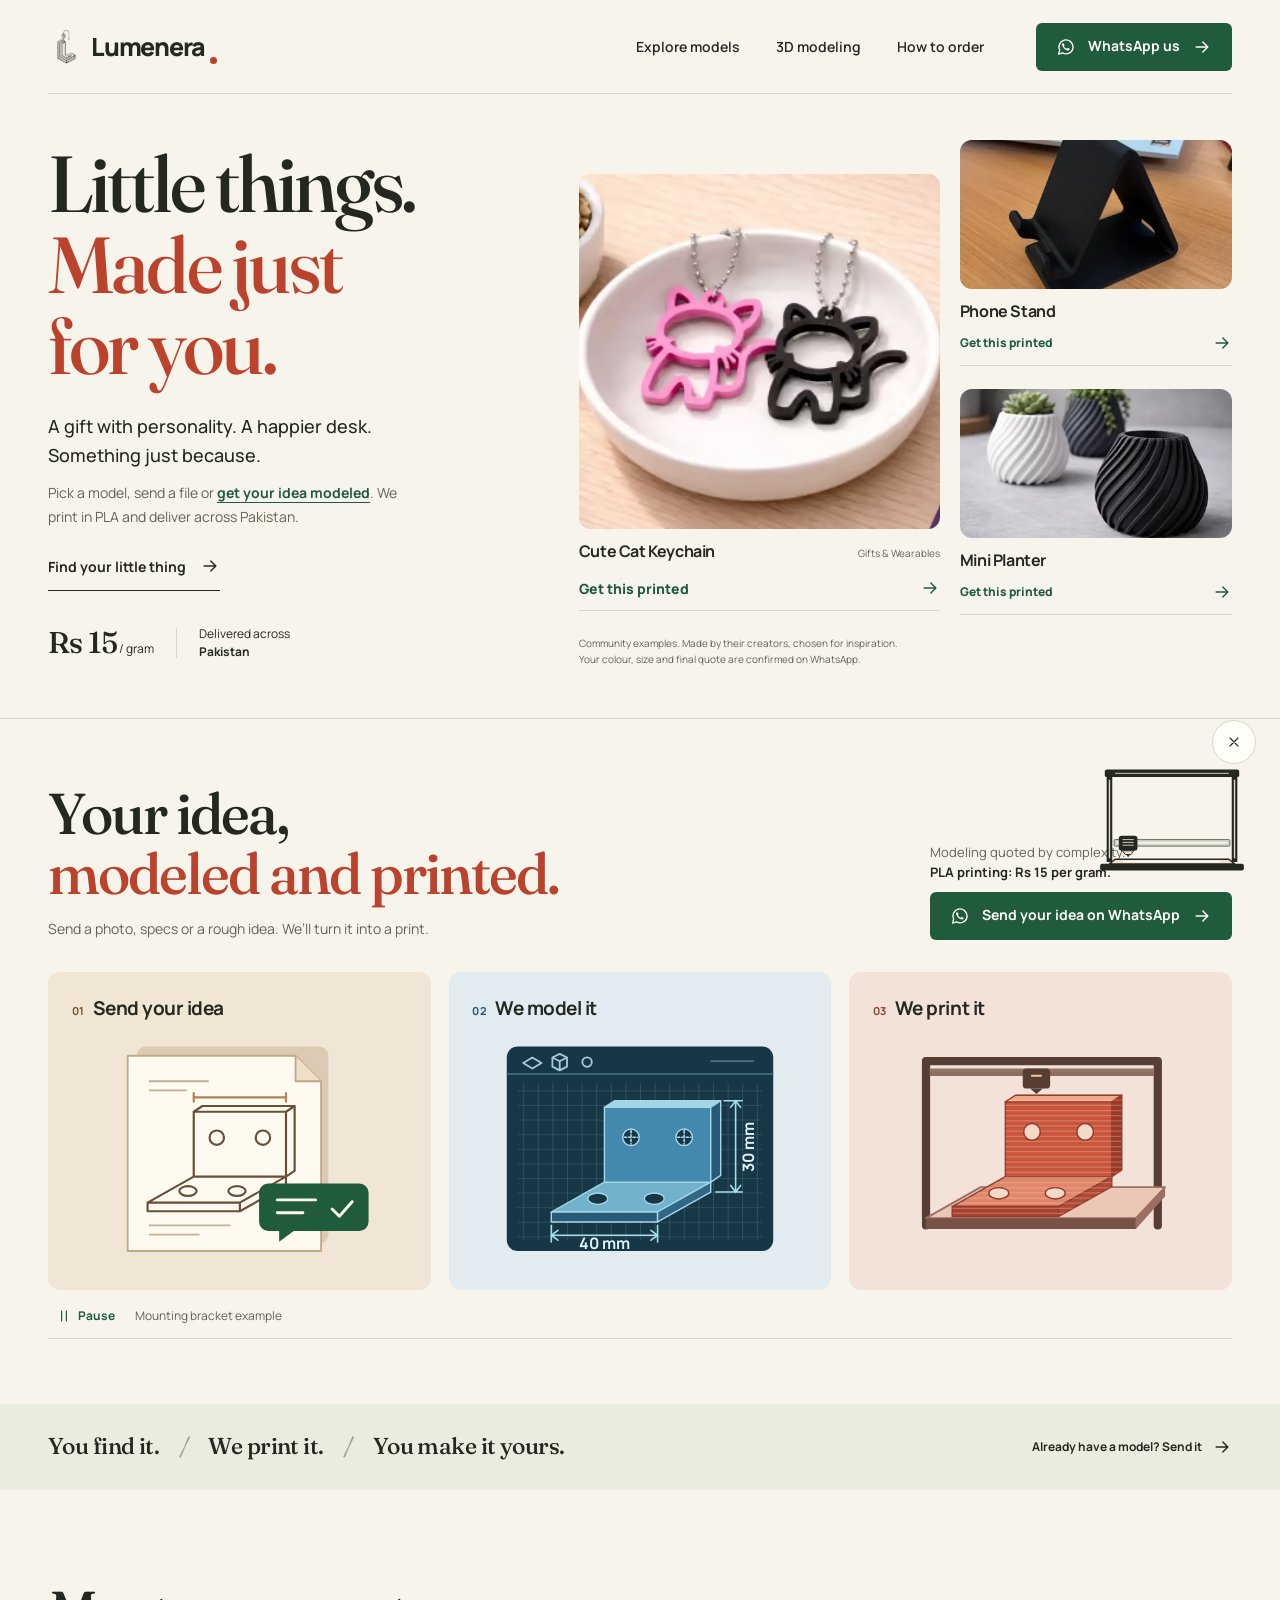
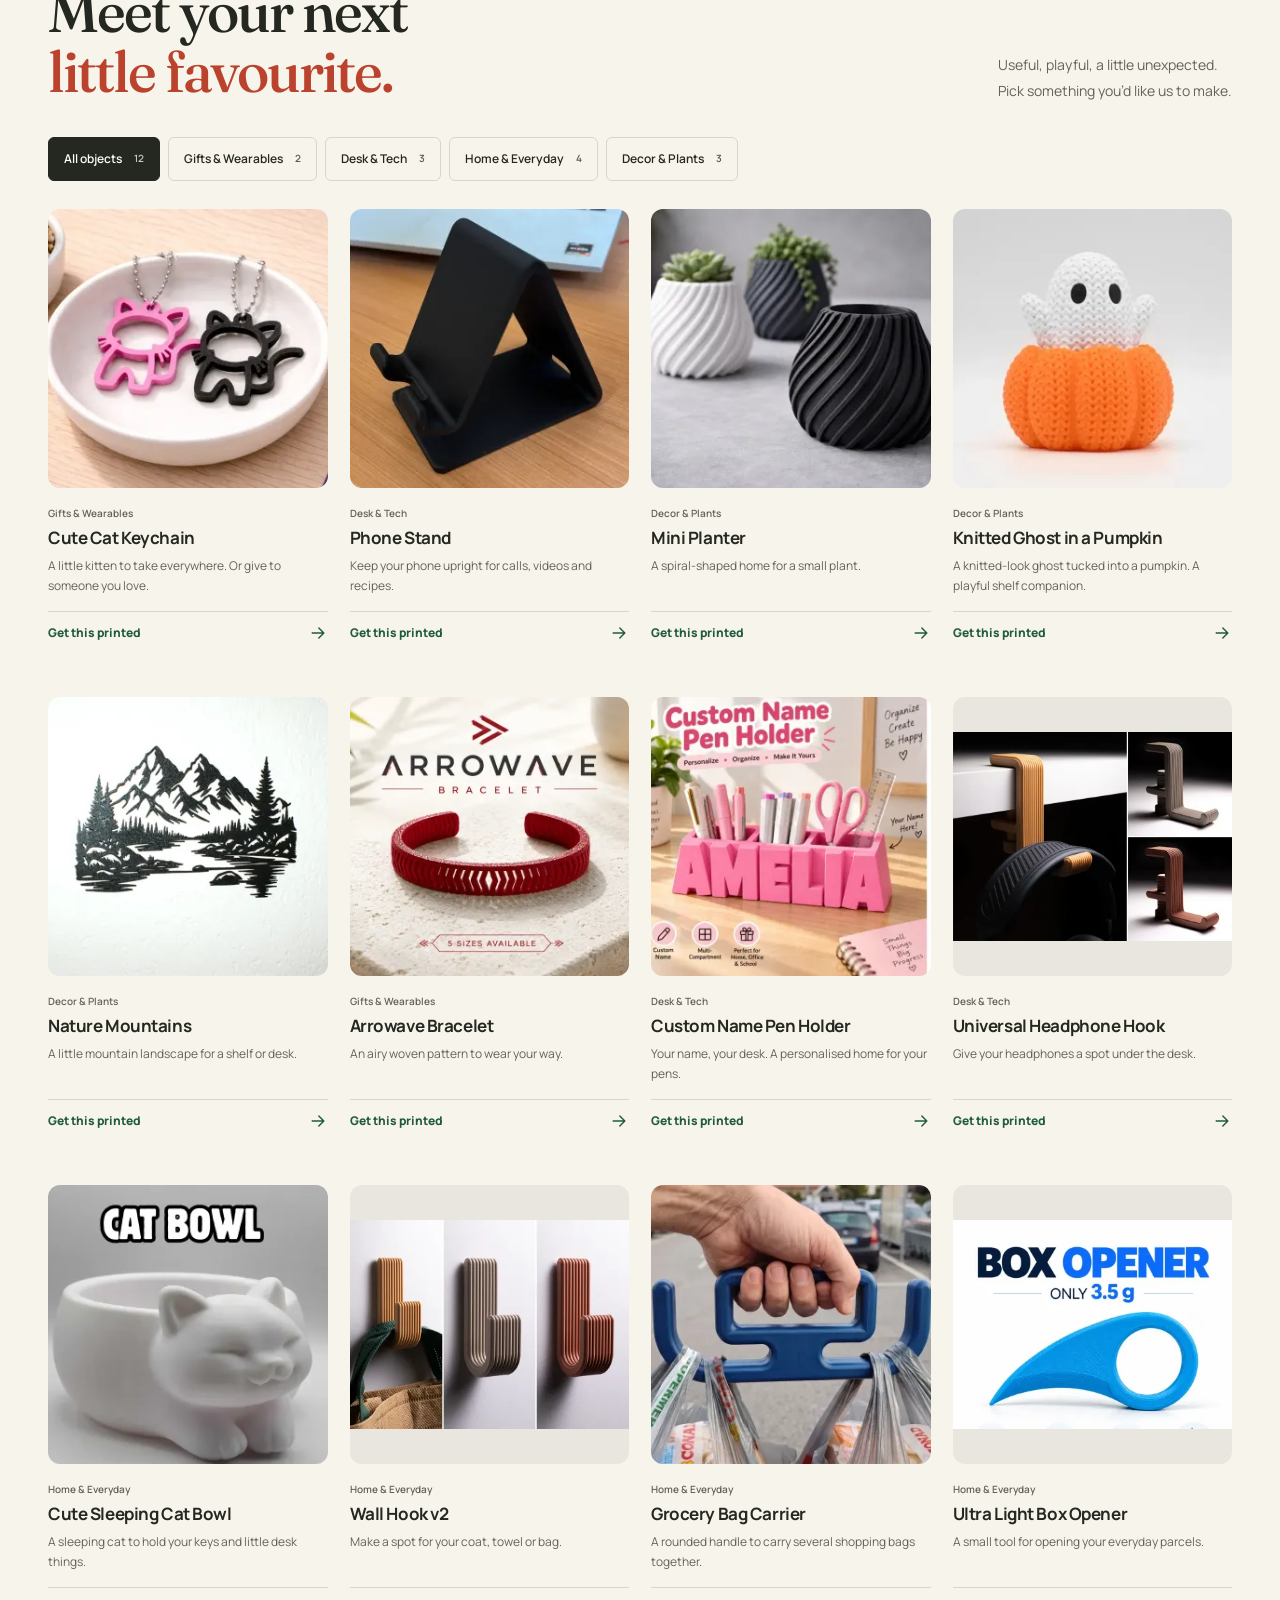
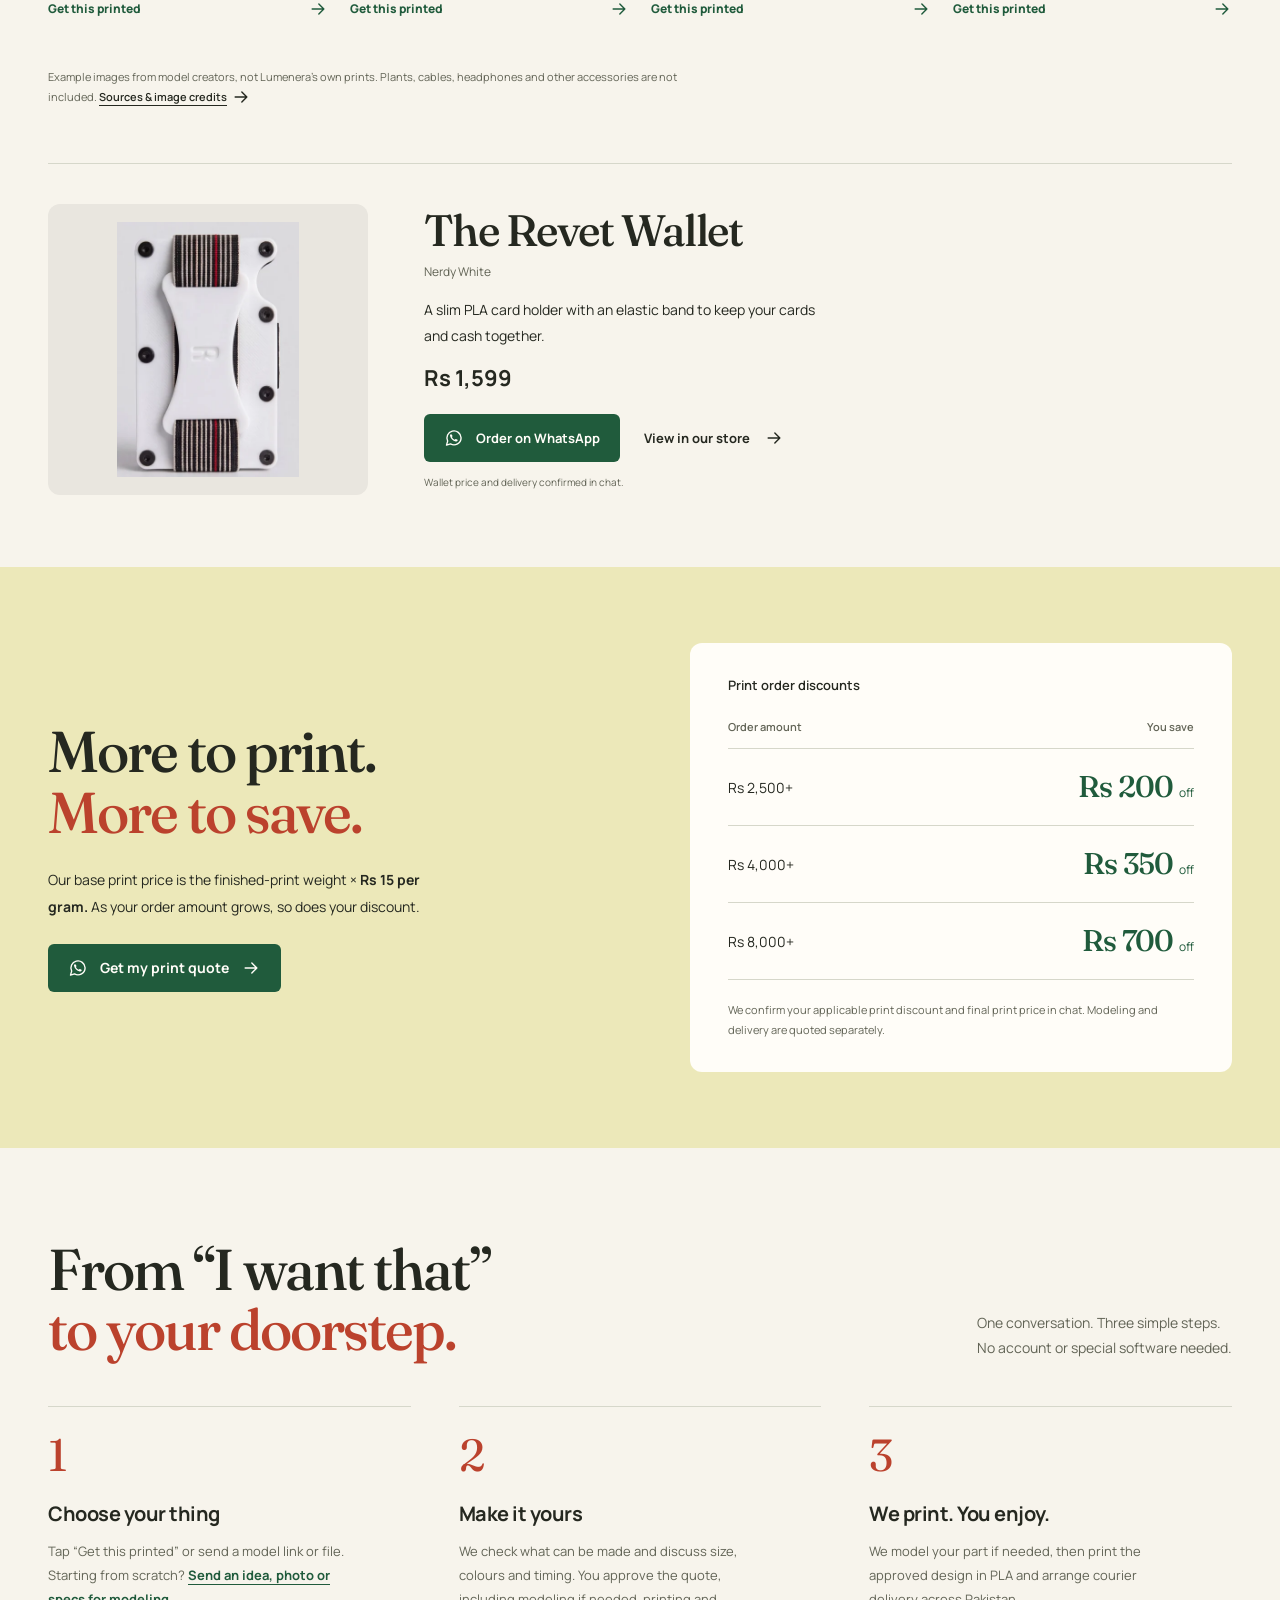
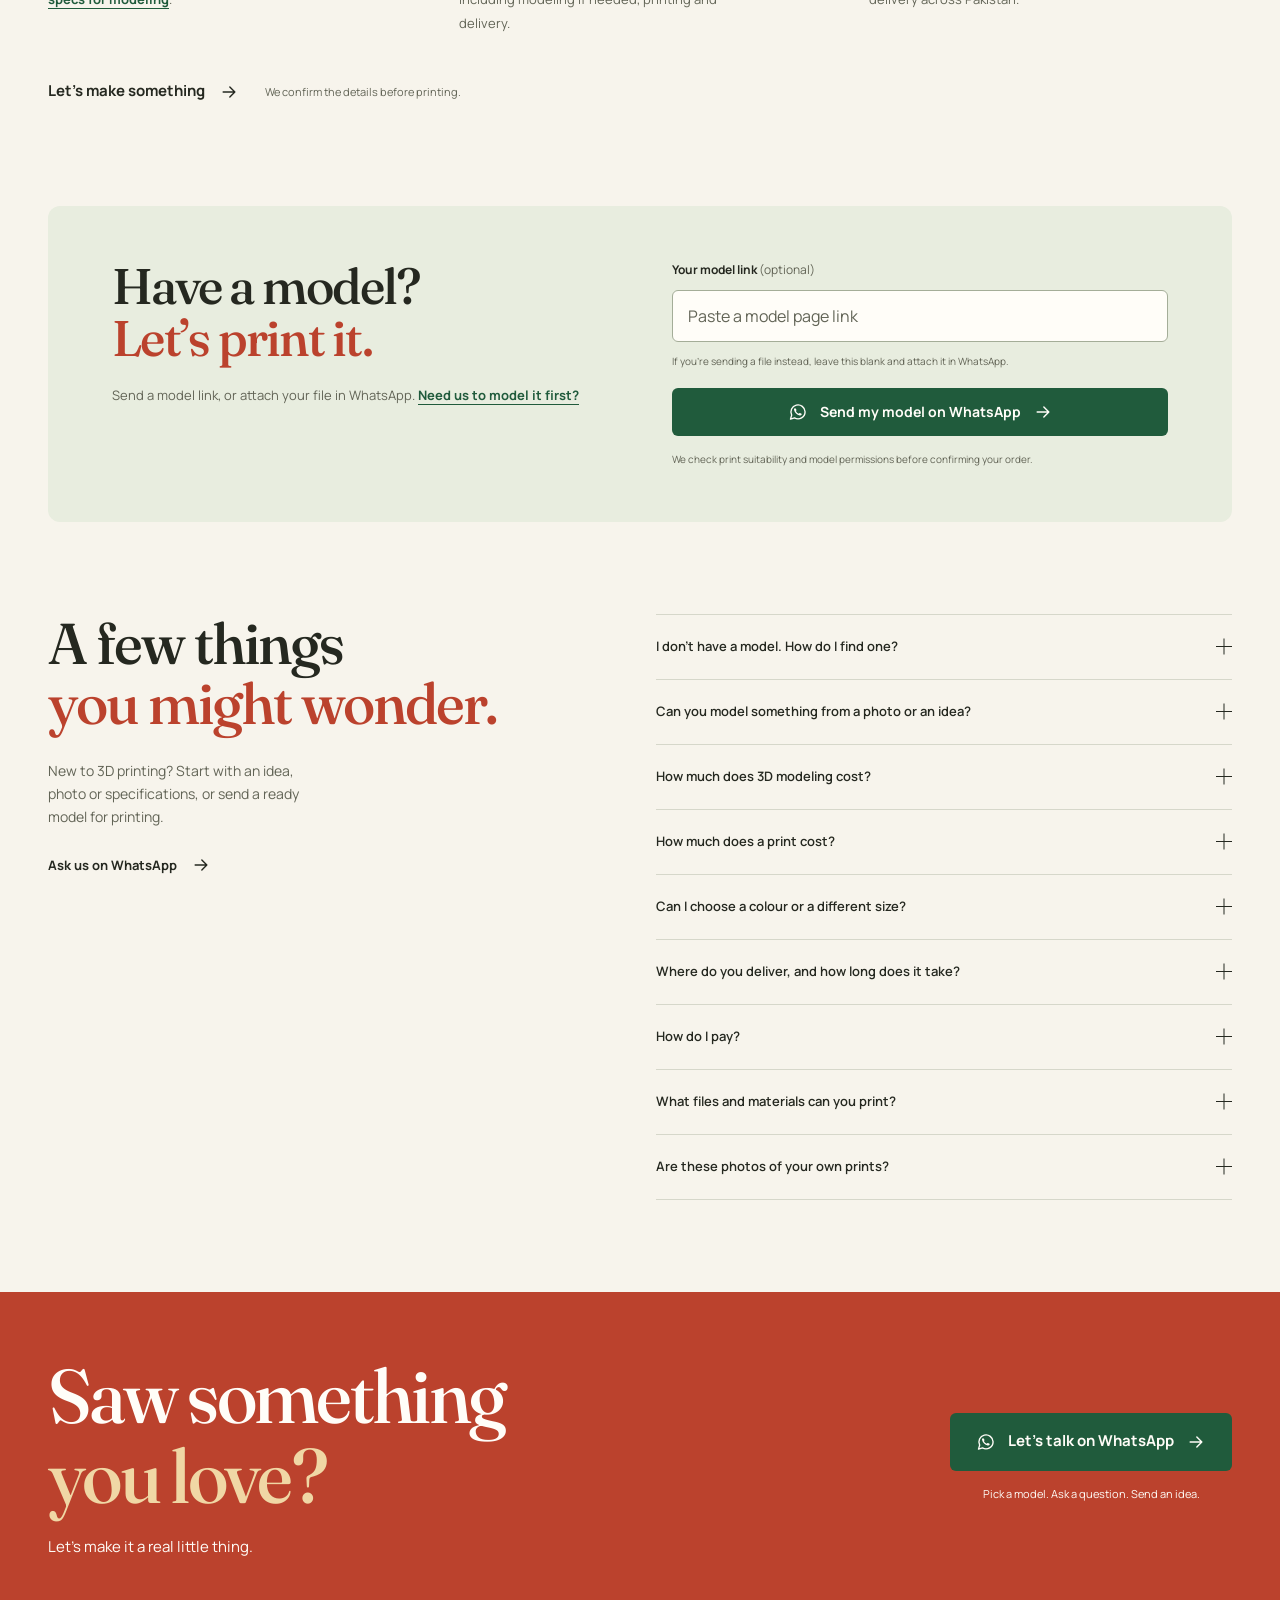
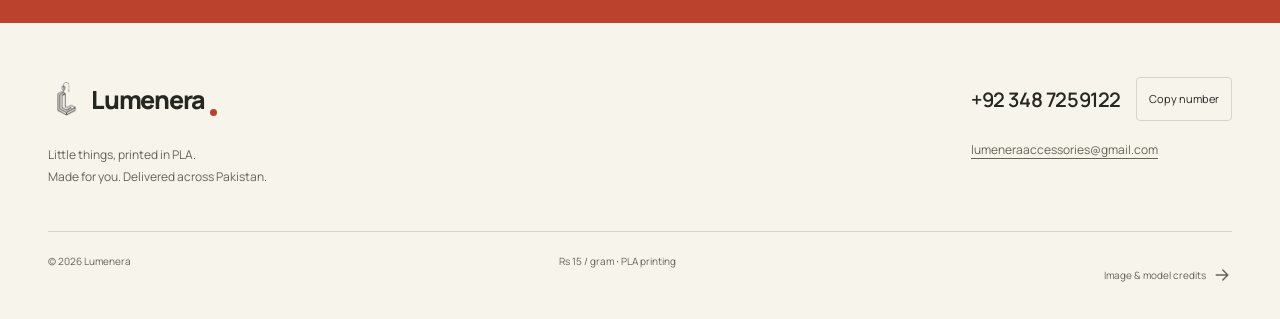
<file: index.html>
<!doctype html>
<html lang="en">
<head>
 <meta charset="utf-8">
 <meta name="viewport" content="width=device-width, initial-scale=1, viewport-fit=cover">
 <meta name="theme-color" content="#f7f4ec">
 <title>Lumenera — 3D modeling and printing in Pakistan</title>
 <meta name="description" content="Send a photo, specifications or an idea for 3D modeling and printing, or send a ready model. PLA printing at Rs 15 per gram, delivered across Pakistan.">
 <link rel="canonical" href="https://transposemat.github.io/lumenera/">
 <meta property="og:type" content="website">
 <meta property="og:title" content="3D modeling and printing — Lumenera">
 <meta property="og:description" content="Have an idea or a ready 3D model? Get it modeled and printed or send your file for printing. Ask for a quote on WhatsApp. Delivery across Pakistan.">
 <meta property="og:url" content="https://transposemat.github.io/lumenera/">
 <meta property="og:image" content="https://transposemat.github.io/lumenera/assets/og.png">
 <meta property="og:image:width" content="1200">
 <meta property="og:image:height" content="630">
 <meta property="og:image:alt" content="Lumenera — Little things. Made just for you. PLA printing at Rs 15 per gram, across Pakistan.">
 <meta name="twitter:card" content="summary_large_image">
 <link rel="icon" href="assets/logo.png">
 <link rel="preload" href="assets/fonts/fraunces.woff2" as="font" type="font/woff2" crossorigin>
 <link rel="preload" href="assets/fonts/manrope.woff2" as="font" type="font/woff2" crossorigin>
 <link rel="stylesheet" href="styles.css?v=modeling-cad-build">
 <script type="application/ld+json">{"@context":"https://schema.org","@type":"Service","name":"Lumenera 3D modeling and PLA printing","serviceType":["3D modeling and printing","PLA 3D printing"],"areaServed":{"@type":"Country","name":"Pakistan"},"provider":{"@type":"Organization","name":"Lumenera","url":"https://transposemat.github.io/lumenera/","telephone":"+92 348 7259122","email":"lumeneraaccessories@gmail.com","logo":"https://transposemat.github.io/lumenera/assets/logo.png"},"description":"Send an idea, reference photos or specifications to get an object modeled and printed, or submit a ready model for PLA printing at Rs 15 per gram. Modeling is quoted based on complexity."}</script>
 <script id="business-config" type="application/json">{"name":"Lumenera","whatsapp":"923487259122","phone":"+92 348 7259122","email":"lumeneraaccessories@gmail.com","rate":15,"discounts":[{"minimum":2500,"amountOff":200},{"minimum":4000,"amountOff":350},{"minimum":8000,"amountOff":700}],"currency":"PKR","material":"PLA","area":"Pakistan","canonical":"https://transposemat.github.io/lumenera/"}</script>
 <script src="script.js?v=20261113-modeling" defer></script>
 <script src="header.js?v=20261013-menu" defer></script>
 <script src="printer.js?v=20261011-header-2" defer></script>
 <script src="printer-drag.js?v=20261011-drag-4" defer></script>
 <script src="modeling.js?v=modeling-loops" defer></script>
</head>
<body>
<!-- THESIS: A personal object studio: want the thing, tap the thing, have it made.
OWN-WORLD: warm ivory, charcoal, vermilion and ordering green; Fraunces display with Manrope; large truthful imagery and flat editorial surfaces.
STORY: Choose a community model or send your own; PLA costs Rs 15/g; approve the full quote in WhatsApp.
FIRST VIEWPORT: Oversized left-side headline, right-side asymmetric three-object display with three direct actions. Mobile leads with the cat keychain and its action, visible within 390x844.
FORM: The user chose the grounded object-studio direction, candidate 1; seed d17b0d21. Approved plan supplies the code-led composition. Signature interaction: category filters recompose the collection without blocking ordering.
FINISH: unreviewed and undocumented is unfinished; this build ends with the finish review, the verdict, DESIGN.md, and every shipping raster carrying its provenance -->
<a class="skip-link" href="#models">Skip to the objects</a>
<div class="header-anchor"><header class="site-header"><div class="header wrap">
 <a class="brand" href="#top" aria-label="Lumenera home"><img src="assets/logo.png" alt="" width="36" height="36">Lumenera<span class="brand-dot" aria-hidden="true"></span></a>
 <nav class="nav" aria-label="Main navigation"><a href="#models">Explore models</a><a href="#modeling">3D modeling</a><a href="#how">How to order</a></nav>
 <a class="button button--wa header-wa" href="https://wa.me/923487259122?text=Hi%20Lumenera!%20I&#39;d%20like%20to%20get%20something%203D%20printed.%20Please%20help%20me%20choose%20a%20model%20and%20confirm%20the%20print%20price%2C%20colours%20and%20delivery." aria-label="WhatsApp us" target="_blank" rel="noopener noreferrer"><svg width="20" height="20" viewBox="0 0 24 24" fill="none" aria-hidden="true"><path d="M20.5 11.7a8.5 8.5 0 0 1-12.7 7.4L3 20.5l1.4-4.7A8.5 8.5 0 1 1 20.5 11.7Z" stroke="currentColor" stroke-width="1.65" stroke-linejoin="round"/><path d="M8.2 7.5c.3-.2.7-.1.9.2l1 1.7c.2.3.1.6-.1.8l-.6.7a6.8 6.8 0 0 0 3.5 3.3l.7-.8c.2-.2.5-.3.8-.1l1.8.9c.3.2.4.5.2.8-.5 1-1.3 1.5-2.4 1.2-3.4-1-5.8-3.4-6.7-6.7-.3-1 .1-1.6.9-2Z" fill="currentColor"/></svg> <span>WhatsApp<span class="header-wa-tail"> us</span></span> <svg width="20" height="20" viewBox="0 0 24 24" fill="none" aria-hidden="true"><path d="M5 12h14m-6-6 6 6-6 6" stroke="currentColor" stroke-width="1.7" stroke-linecap="round" stroke-linejoin="round"/></svg></a>
 <details class="mobile-menu">
  <summary aria-label="Menu" aria-controls="mobile-navigation"><span>Menu</span><svg class="menu-chevron" width="14" height="14" viewBox="0 0 24 24" fill="none" stroke="currentColor" stroke-width="1.7" stroke-linecap="round" stroke-linejoin="round" aria-hidden="true"><path d="m6 9 6 6 6-6"/></svg></summary>
  <nav id="mobile-navigation" aria-label="Mobile navigation"><a href="#models">Explore models</a><a href="#modeling">3D modeling</a><a href="#how">How to order</a></nav>
 </details>
</div></header></div>
<main id="top">
 <section class="hero wrap" aria-labelledby="hero-title">
  <div class="hero-copy">
   <h1 id="hero-title">Little things.<br><em>Made just<br class="desktop-break"> for you.</em></h1>
   <p class="hero-intro">A gift with personality. A happier desk. Something just because.</p>
   <p class="hero-explain">Pick a model, send a file or <a href="#modeling">get your idea modeled</a>. We print in PLA and deliver across Pakistan.</p>
   <a class="text-link explore-link" href="#models">Find your little thing <svg width="20" height="20" viewBox="0 0 24 24" fill="none" aria-hidden="true"><path d="M5 12h14m-6-6 6 6-6 6" stroke="currentColor" stroke-width="1.7" stroke-linecap="round" stroke-linejoin="round"/></svg></a>
   <div class="hero-facts"><span><strong>Rs 15</strong> / gram</span><span class="fact-divider" aria-hidden="true"></span><span>Delivered across<br><strong>Pakistan</strong></span></div>
  </div>
  <div class="hero-display">
   <div class="hero-shelf"><article class="feature feature--lead" data-model-id="2619796"><div class="feature-media"><picture><source type="image/avif" srcset="assets/models/cat-keychain-400.avif 400w, assets/models/cat-keychain-800.avif 800w" sizes="(max-width:700px) calc(100vw - 40px),360px"><img src="assets/models/cat-keychain-800.webp" srcset="assets/models/cat-keychain-400.webp 400w, assets/models/cat-keychain-800.webp 800w" sizes="(max-width: 700px) calc(100vw - 40px), (max-width: 1100px) 35vw, 360px" width="800" height="600" alt="Pink and black cat-shaped 3D printed keychains on a dish" loading="eager" fetchpriority="high" decoding="sync"></picture><span class="image-fallback" hidden>Image unavailable<br><a href="https://makerworld.com/en/models/2619796-cute-cat-keychain" target="_blank" rel="noopener noreferrer">See the original model <svg width="20" height="20" viewBox="0 0 24 24" fill="none" aria-hidden="true"><path d="M5 12h14m-6-6 6 6-6 6" stroke="currentColor" stroke-width="1.7" stroke-linecap="round" stroke-linejoin="round"/></svg></a></span></div><div class="feature-info"><h2>Cute Cat Keychain</h2><span>Gifts &amp; Wearables</span></div><a class="print-link" href="https://wa.me/923487259122?text=Hi%20Lumenera!%20I'd%20like%20to%20order%3A%20Cute%20Cat%20Keychain.%0AModel%3A%20https%3A%2F%2Fmakerworld.com%2Fen%2Fmodels%2F2619796-cute-cat-keychain%0APlease%20confirm%20the%20print%20price%2C%20available%20colours%20and%20delivery.%0AMy%20city%3A%20" target="_blank" rel="noopener noreferrer" aria-label="Get this printed: Cute Cat Keychain — opens WhatsApp">Get this printed <svg width="20" height="20" viewBox="0 0 24 24" fill="none" aria-hidden="true"><path d="M5 12h14m-6-6 6 6-6 6" stroke="currentColor" stroke-width="1.7" stroke-linecap="round" stroke-linejoin="round"/></svg></a></article><article class="feature feature--small" data-model-id="1976503"><div class="feature-media"><img src="assets/models/phone-stand-800.webp" srcset="assets/models/phone-stand-400.webp 400w, assets/models/phone-stand-800.webp 800w" sizes="(max-width: 700px) calc(100vw - 40px), (max-width: 1100px) 35vw, 360px" width="800" height="599" alt="Black 3D printed phone stand holding a smartphone on a desk" loading="eager"  decoding="async"><span class="image-fallback" hidden>Image unavailable<br><a href="https://makerworld.com/en/models/1976503-the-best-phone-stand" target="_blank" rel="noopener noreferrer">See the original model <svg width="20" height="20" viewBox="0 0 24 24" fill="none" aria-hidden="true"><path d="M5 12h14m-6-6 6 6-6 6" stroke="currentColor" stroke-width="1.7" stroke-linecap="round" stroke-linejoin="round"/></svg></a></span></div><div class="feature-info"><h2>Phone Stand</h2><span>Desk &amp; Tech</span></div><a class="print-link" href="https://wa.me/923487259122?text=Hi%20Lumenera!%20I'd%20like%20to%20order%3A%20THE%20BEST%20PHONE%20STAND.%0AModel%3A%20https%3A%2F%2Fmakerworld.com%2Fen%2Fmodels%2F1976503-the-best-phone-stand%0APlease%20confirm%20the%20print%20price%2C%20available%20colours%20and%20delivery.%0AMy%20city%3A%20" target="_blank" rel="noopener noreferrer" aria-label="Get this printed: Phone Stand — opens WhatsApp">Get this printed <svg width="20" height="20" viewBox="0 0 24 24" fill="none" aria-hidden="true"><path d="M5 12h14m-6-6 6 6-6 6" stroke="currentColor" stroke-width="1.7" stroke-linecap="round" stroke-linejoin="round"/></svg></a></article><article class="feature feature--small" data-model-id="2084224"><div class="feature-media"><img src="assets/models/mini-planter-800.webp" srcset="assets/models/mini-planter-400.webp 400w, assets/models/mini-planter-800.webp 800w" sizes="(max-width: 700px) calc(100vw - 40px), (max-width: 1100px) 35vw, 360px" width="800" height="600" alt="Spiral 3D printed mini planters in white and black holding succulents" loading="eager"  decoding="async"><span class="image-fallback" hidden>Image unavailable<br><a href="https://makerworld.com/en/models/2084224-mini-planter" target="_blank" rel="noopener noreferrer">See the original model <svg width="20" height="20" viewBox="0 0 24 24" fill="none" aria-hidden="true"><path d="M5 12h14m-6-6 6 6-6 6" stroke="currentColor" stroke-width="1.7" stroke-linecap="round" stroke-linejoin="round"/></svg></a></span></div><div class="feature-info"><h2>Mini Planter</h2><span>Decor &amp; Plants</span></div><a class="print-link" href="https://wa.me/923487259122?text=Hi%20Lumenera!%20I'd%20like%20to%20order%3A%20Mini%20Planter.%0AModel%3A%20https%3A%2F%2Fmakerworld.com%2Fen%2Fmodels%2F2084224-mini-planter%0APlease%20confirm%20the%20print%20price%2C%20available%20colours%20and%20delivery.%0AMy%20city%3A%20" target="_blank" rel="noopener noreferrer" aria-label="Get this printed: Mini Planter — opens WhatsApp">Get this printed <svg width="20" height="20" viewBox="0 0 24 24" fill="none" aria-hidden="true"><path d="M5 12h14m-6-6 6 6-6 6" stroke="currentColor" stroke-width="1.7" stroke-linecap="round" stroke-linejoin="round"/></svg></a></article></div>
   <p class="example-note">Community examples. Made by their creators, chosen for inspiration.<br>Your colour, size and final quote are confirmed on WhatsApp.</p>
  </div>
 </section>
 <section class="modeling-section" id="modeling" aria-labelledby="modeling-title">
  <div class="modeling-layout wrap">
   <div class="modeling-intro">
    <div class="modeling-copy">
     <h2 id="modeling-title">Your idea, <em>modeled and printed.</em></h2>
     <p>Send a photo, specs or a rough idea. We’ll turn it into a print.</p>
    </div>
    <div class="modeling-action">
     <p class="modeling-price">Modeling quoted by complexity.<br><strong>PLA printing: Rs 15 per gram.</strong></p>
     <a class="button button--wa modeling-cta" href="https://wa.me/923487259122?text=Hi%20Lumenera!%20I&#39;d%20like%20a%20quote%20for%20modeling%20and%20printing.%0A%0AIdea%20and%20intended%20use%3A%20%0AApproximate%20dimensions%20(if%20known)%3A%20%0AQuantity%3A%20%0ACity%3A%20%0A%0AI%20can%20attach%20reference%20photos%20or%20specifications%20here.%20Please%20confirm%20the%20modeling%20price%2C%20print%20price%20and%20delivery." target="_blank" rel="noopener noreferrer"><svg width="20" height="20" viewBox="0 0 24 24" fill="none" aria-hidden="true"><path d="M20.5 11.7a8.5 8.5 0 0 1-12.7 7.4L3 20.5l1.4-4.7A8.5 8.5 0 1 1 20.5 11.7Z" stroke="currentColor" stroke-width="1.65" stroke-linejoin="round"/><path d="M8.2 7.5c.3-.2.7-.1.9.2l1 1.7c.2.3.1.6-.1.8l-.6.7a6.8 6.8 0 0 0 3.5 3.3l.7-.8c.2-.2.5-.3.8-.1l1.8.9c.3.2.4.5.2.8-.5 1-1.3 1.5-2.4 1.2-3.4-1-5.8-3.4-6.7-6.7-.3-1 .1-1.6.9-2Z" fill="currentColor"/></svg> Send your idea on WhatsApp <svg width="20" height="20" viewBox="0 0 24 24" fill="none" aria-hidden="true"><path d="M5 12h14m-6-6 6 6-6 6" stroke="currentColor" stroke-width="1.7" stroke-linecap="round" stroke-linejoin="round"/></svg></a>
    </div>
   </div>
   <figure class="modeling-workflow" aria-label="How a mounting bracket goes from idea to print">
    <ol class="modeling-stages" role="list">
     <li class="modeling-stage"><h3>Send your idea</h3><svg class="modeling-scene modeling-scene--idea" viewBox="0 0 160 128" width="160" height="128" aria-hidden="true" focusable="false">
 <rect x="24" y="8" width="105" height="108" rx="5" fill="#dbcbb5"/>
 <path d="M19 13H111l14 14v93H19Z" fill="#fffaf0" stroke="#c0a888" stroke-linejoin="round"/>
 <path d="M111 13v14h14" fill="#efdfc7" stroke="#c0a888" stroke-linejoin="round"/>
 <path d="M31 27h32m-32 5h20m-20 74h44m-44 5h27" stroke="#c3af94" stroke-linecap="round"/>
 <g transform="translate(7 20) scale(.79)" fill="none" stroke="#684f37" stroke-width="1.5" stroke-linecap="round" stroke-linejoin="round">
  <g class="modeling-sketch-line"><path pathLength="1" d="M29 93 61 75V30l6-4h64v45l-6 4v6L93 99H29Zm0 0h64l32-18H61m32 18v6m-32-69h64v45m0-45 6-4"/></g>
  <g class="modeling-sketch-detail"><circle cx="77" cy="48" r="5"/><circle cx="109" cy="48" r="5"/><ellipse cx="57" cy="85" rx="6" ry="3.4"/><ellipse cx="91" cy="85" rx="6" ry="3.4"/><path d="M61 20h64m-64-3v6m64-6v6" stroke="#b28154"/></g>
 </g>
 <g class="modeling-message"><path d="M96 83h50a5 5 0 0 1 5 5v16a5 5 0 0 1-5 5h-36l-8 6v-6h-6a5 5 0 0 1-5-5V88a5 5 0 0 1 5-5Z" fill="#205b3c"/><path d="M101 92h21m-21 7h14m16-2 4 4 7-8" fill="none" stroke="#fffaf0" stroke-width="1.6" stroke-linecap="round" stroke-linejoin="round"/></g></svg></li>
     <li class="modeling-stage"><h3>We model it</h3><svg class="modeling-scene modeling-scene--cad" viewBox="0 0 160 128" width="160" height="128" aria-hidden="true" focusable="false">
 <defs><pattern id="modeling-cad-grid" width="8" height="8" patternUnits="userSpaceOnUse"><path d="M8 0H0V8" fill="none" stroke="#8fc3d7" stroke-width=".65" opacity=".3"/></pattern></defs>
 <rect x="7" y="8" width="146" height="112" rx="6" fill="#183746"/>
 <path d="M7 23h146" stroke="#3b6476"/>
 <g fill="none" stroke="#a4cbd9" stroke-width="1" stroke-linejoin="round"><path d="m16 17 5-3 5 3-5 3zM32 19v-5l4-2 4 2v5l-4 2zM32 14l4 2 4-2m-4 2v5"/><circle cx="51" cy="16.5" r="2.6"/></g>
 <path d="M119 16h23" stroke="#4a7284" stroke-linecap="round"/>
 <rect x="13" y="28" width="134" height="86" fill="url(#modeling-cad-grid)"/>
 <g transform="translate(5 14) scale(.91)">
  <g class="modeling-cad-features">
   <g stroke="#a6d7e8" stroke-width=".85" stroke-linejoin="round">
    <g class="modeling-cad-base"><polygon points="29,93 93,93 125,75 61,75" fill="#73b2cd"/><polygon points="29,93 93,93 93,99 29,99" fill="#285976"/><polygon points="93,93 125,75 125,81 93,99" fill="#306785"/></g>
    <g class="modeling-cad-upright"><polygon points="61,75 125,75 125,30 61,30" fill="#4388ad"/><polygon points="61,30 125,30 131,26 67,26" fill="#a4d5e7"/><polygon points="125,30 131,26 131,71 125,75" fill="#285976"/></g>
    <g class="modeling-cad-wall-holes" fill="#183746"><circle cx="77" cy="48" r="5"/><circle cx="109" cy="48" r="5"/></g>
    <g class="modeling-cad-base-holes" fill="#183746"><ellipse cx="57" cy="85" rx="6" ry="3.4"/><ellipse cx="91" cy="85" rx="6" ry="3.4"/></g>
   </g>
   <g class="modeling-dimensions" fill="none" stroke="#a6deec" stroke-width=".95" stroke-linecap="round">
    <path d="M29 101v10m64-10v10M29 107h64m-60-3-4 3 4 3m56-6 4 3-4 3M133 26h11m-16 55h16m-4-55v55m-3-51 3-4 3 4m-6 47 3 4 3-4"/>
    <path d="M73 48h8m-4-4v8m28-4h8m-4-4v8" stroke-dasharray="1.4 1.2"/>
    <g fill="#e0f4fb" stroke="none" font-size="9.5" font-weight="700" text-anchor="middle">
     <text x="61" y="115">40 mm</text><text x="151" y="54" transform="rotate(-90 151 54)">30 mm</text>
    </g>
   </g>
  </g>
  <g class="modeling-cad-cursor" opacity="0">
   <circle class="modeling-cad-click" cx="0" cy="0" r="5.3" fill="none" stroke="#d7f3fd" stroke-width="1.2"/>
   <path d="M0 0v13l3.7-3.3 2.4 5.3 2.4-1.1-2.4-5.1H11Z" fill="#fffaf0" stroke="#102c38" stroke-width="1.05" stroke-linejoin="round"/>
  </g>
 </g></svg><span class="sr-only">Example bracket: 40 mm wide and 30 mm high.</span></li>
     <li class="modeling-stage"><h3>We print it</h3><svg class="modeling-scene modeling-scene--print" viewBox="0 0 160 128" width="160" height="128" aria-hidden="true" focusable="false">
 <defs>
  <clipPath id="modeling-print-shape"><polygon points="29,93 93,93 125,75 61,75"/><polygon points="29,93 93,93 93,99 29,99"/><polygon points="93,93 125,75 125,81 93,99"/><polygon points="61,75 125,75 125,30 61,30"/><polygon points="61,30 125,30 131,26 67,26"/><polygon points="125,30 131,26 131,71 125,75"/></clipPath>
  <clipPath id="modeling-build-window"><rect class="modeling-layer-window" x="0" y="33" width="160" height="70"/></clipPath>
 </defs>
 <path d="M17 106V16h127v90" fill="none" stroke="#583d33" stroke-width="4.5" stroke-linecap="round" stroke-linejoin="round"/>
 <path d="M19 21h123" fill="none" stroke="#967565" stroke-width="2"/>
 <path d="m17 102 30-17h101l-16 17Z" fill="#ebc8b6" stroke="#9c6f60" stroke-linejoin="round"/>
 <path d="M17 102h115v6H17z" fill="#785345"/><path d="m132 102 16-17v5l-16 18z" fill="#9c6f60"/>
 <g transform="translate(5 11) scale(.91)" fill="none" stroke="#b48775" stroke-width=".9" opacity=".62"><path pathLength="1" d="M29 93 61 75V30l6-4h64v45l-6 4v6L93 99H29Zm0 0h64l32-18H61m32 18v6m-32-69h64v45m0-45 6-4"/></g>
 <g class="modeling-printed" clip-path="url(#modeling-build-window)">
  <g transform="translate(5 11) scale(.91)">
   <g stroke="#923e2e" stroke-linejoin="round" stroke-width=".85"><polygon points="29,93 93,93 125,75 61,75" fill="#df866b"/><polygon points="29,93 93,93 93,99 29,99" fill="#a6422c"/><polygon points="93,93 125,75 125,81 93,99" fill="#ae4934"/><polygon points="61,75 125,75 125,30 61,30" fill="#c9563c"/><polygon points="61,30 125,30 131,26 67,26" fill="#f3a78b"/><polygon points="125,30 131,26 131,71 125,75" fill="#9a3926"/><g fill="#f4d8c8"><circle cx="77" cy="48" r="5"/><circle cx="109" cy="48" r="5"/><ellipse cx="57" cy="85" rx="6" ry="3.4"/><ellipse cx="91" cy="85" rx="6" ry="3.4"/></g></g>
   <path d="M25 29h112 M25 32.1h112 M25 35.2h112 M25 38.3h112 M25 41.4h112 M25 44.5h112 M25 47.6h112 M25 50.7h112 M25 53.8h112 M25 56.900000000000006h112 M25 60h112 M25 63.1h112 M25 66.2h112 M25 69.30000000000001h112 M25 72.4h112 M25 75.5h112 M25 78.6h112 M25 81.7h112 M25 84.80000000000001h112 M25 87.9h112 M25 91h112 M25 94.10000000000001h112 M25 97.2h112" clip-path="url(#modeling-print-shape)" fill="none" stroke="#ffdac2" stroke-opacity=".28" stroke-width=".75"/>
   <g fill="#f4d8c8" stroke="#923e2e" stroke-width=".85"><circle cx="77" cy="48" r="5"/><circle cx="109" cy="48" r="5"/><ellipse cx="57" cy="85" rx="6" ry="3.4"/><ellipse cx="91" cy="85" rx="6" ry="3.4"/></g>
  </g>
 </g>
 <g class="modeling-gantry">
  <path d="M19 23h123" stroke="#8f6e60" stroke-width="2.2"/>
  <g class="modeling-nozzle">
   <rect x="70" y="20" width="15" height="11" rx="2" fill="#583d33"/>
   <path d="m74 31 3.5 3 3.5-3Z" fill="#583d33"/>
   <path d="M75 24h5" stroke="#f1c6a5" stroke-width="1.1" stroke-linecap="round"/>
  </g>
 </g></svg></li>
    </ol>
    <figcaption class="modeling-caption"><button class="modeling-toggle" type="button" aria-label="Pause workflow animations" hidden><svg width="16" height="16" viewBox="0 0 20 20" fill="none" stroke="currentColor" stroke-width="1.5" stroke-linecap="round" stroke-linejoin="round" aria-hidden="true"><path class="modeling-pause-icon" d="M7 4v12m6-12v12"/><path class="modeling-play-icon" d="m7 4 9 6-9 6z"/></svg><span>Pause</span></button><span>Mounting bracket example</span></figcaption>
   </figure>
  </div>
 </section>
 <div class="promise-strip"><div class="wrap promise-inner"><p>You find it.<span aria-hidden="true"> / </span>We print it.<span aria-hidden="true"> / </span>You make it yours.</p><a href="https://wa.me/923487259122?text=Hi%20Lumenera!%20I&#39;d%20like%20to%20print%20my%20own%20model.%20I&#39;ll%20send%20the%20link%20or%20file%20here.%20Please%20confirm%20the%20print%20price%2C%20colours%20and%20delivery." target="_blank" rel="noopener noreferrer">Already have a model? Send it <svg width="20" height="20" viewBox="0 0 24 24" fill="none" aria-hidden="true"><path d="M5 12h14m-6-6 6 6-6 6" stroke="currentColor" stroke-width="1.7" stroke-linecap="round" stroke-linejoin="round"/></svg></a></div></div>
 <section class="collection wrap section-space" id="models" aria-labelledby="collection-title">
  <div class="section-heading"><h2 id="collection-title">Meet your next<br><em>little favourite.</em></h2><div><p>Useful, playful, a little unexpected.<br> Pick something you’d like us to make.</p></div></div>
  <div class="collection-tools"><div class="filters" aria-label="Filter the collection" hidden><button type="button" class="filter is-active" data-filter="all" aria-pressed="true">All objects <span>12</span></button><button type="button" class="filter" data-filter="gifts" aria-pressed="false">Gifts &amp; Wearables <span>2</span></button><button type="button" class="filter" data-filter="desk" aria-pressed="false">Desk &amp; Tech <span>3</span></button><button type="button" class="filter" data-filter="home" aria-pressed="false">Home &amp; Everyday <span>4</span></button><button type="button" class="filter" data-filter="decor" aria-pressed="false">Decor &amp; Plants <span>3</span></button></div><p class="sr-only" id="result-count" aria-live="polite" aria-atomic="true">12 models available.</p></div>
  <div class="model-grid"><article class="model-card" data-category="gifts" data-model-id="2619796"><div class="card-media"><img src="assets/models/cat-keychain-800.webp" srcset="assets/models/cat-keychain-400.webp 400w, assets/models/cat-keychain-800.webp 800w" sizes="(max-width: 359px) calc(100vw - 40px), (max-width: 700px) calc((100vw - 54px) / 2), (max-width: 1000px) 30vw, 290px" width="800" height="600" alt="Pink and black cat-shaped 3D printed keychains on a dish" loading="lazy"  decoding="async"><span class="image-fallback" hidden>Image unavailable<br><a href="https://makerworld.com/en/models/2619796-cute-cat-keychain" target="_blank" rel="noopener noreferrer">See the original model <svg width="20" height="20" viewBox="0 0 24 24" fill="none" aria-hidden="true"><path d="M5 12h14m-6-6 6 6-6 6" stroke="currentColor" stroke-width="1.7" stroke-linecap="round" stroke-linejoin="round"/></svg></a></span></div><div class="card-body"><span class="card-category">Gifts &amp; Wearables</span><h3>Cute Cat Keychain</h3><p>A little kitten to take everywhere. Or give to someone you love.</p><a class="card-order" href="https://wa.me/923487259122?text=Hi%20Lumenera!%20I'd%20like%20to%20order%3A%20Cute%20Cat%20Keychain.%0AModel%3A%20https%3A%2F%2Fmakerworld.com%2Fen%2Fmodels%2F2619796-cute-cat-keychain%0APlease%20confirm%20the%20print%20price%2C%20available%20colours%20and%20delivery.%0AMy%20city%3A%20" target="_blank" rel="noopener noreferrer" aria-label="Get this printed: Cute Cat Keychain — opens WhatsApp">Get this printed <svg width="20" height="20" viewBox="0 0 24 24" fill="none" aria-hidden="true"><path d="M5 12h14m-6-6 6 6-6 6" stroke="currentColor" stroke-width="1.7" stroke-linecap="round" stroke-linejoin="round"/></svg></a></div></article><article class="model-card" data-category="desk" data-model-id="1976503"><div class="card-media"><img src="assets/models/phone-stand-800.webp" srcset="assets/models/phone-stand-400.webp 400w, assets/models/phone-stand-800.webp 800w" sizes="(max-width: 359px) calc(100vw - 40px), (max-width: 700px) calc((100vw - 54px) / 2), (max-width: 1000px) 30vw, 290px" width="800" height="599" alt="Black 3D printed phone stand holding a smartphone on a desk" loading="lazy"  decoding="async"><span class="image-fallback" hidden>Image unavailable<br><a href="https://makerworld.com/en/models/1976503-the-best-phone-stand" target="_blank" rel="noopener noreferrer">See the original model <svg width="20" height="20" viewBox="0 0 24 24" fill="none" aria-hidden="true"><path d="M5 12h14m-6-6 6 6-6 6" stroke="currentColor" stroke-width="1.7" stroke-linecap="round" stroke-linejoin="round"/></svg></a></span></div><div class="card-body"><span class="card-category">Desk &amp; Tech</span><h3>Phone Stand</h3><p>Keep your phone upright for calls, videos and recipes.</p><a class="card-order" href="https://wa.me/923487259122?text=Hi%20Lumenera!%20I'd%20like%20to%20order%3A%20THE%20BEST%20PHONE%20STAND.%0AModel%3A%20https%3A%2F%2Fmakerworld.com%2Fen%2Fmodels%2F1976503-the-best-phone-stand%0APlease%20confirm%20the%20print%20price%2C%20available%20colours%20and%20delivery.%0AMy%20city%3A%20" target="_blank" rel="noopener noreferrer" aria-label="Get this printed: Phone Stand — opens WhatsApp">Get this printed <svg width="20" height="20" viewBox="0 0 24 24" fill="none" aria-hidden="true"><path d="M5 12h14m-6-6 6 6-6 6" stroke="currentColor" stroke-width="1.7" stroke-linecap="round" stroke-linejoin="round"/></svg></a></div></article><article class="model-card" data-category="decor" data-model-id="2084224"><div class="card-media"><img src="assets/models/mini-planter-800.webp" srcset="assets/models/mini-planter-400.webp 400w, assets/models/mini-planter-800.webp 800w" sizes="(max-width: 359px) calc(100vw - 40px), (max-width: 700px) calc((100vw - 54px) / 2), (max-width: 1000px) 30vw, 290px" width="800" height="600" alt="Spiral 3D printed mini planters in white and black holding succulents" loading="lazy"  decoding="async"><span class="image-fallback" hidden>Image unavailable<br><a href="https://makerworld.com/en/models/2084224-mini-planter" target="_blank" rel="noopener noreferrer">See the original model <svg width="20" height="20" viewBox="0 0 24 24" fill="none" aria-hidden="true"><path d="M5 12h14m-6-6 6 6-6 6" stroke="currentColor" stroke-width="1.7" stroke-linecap="round" stroke-linejoin="round"/></svg></a></span></div><div class="card-body"><span class="card-category">Decor &amp; Plants</span><h3>Mini Planter</h3><p>A spiral-shaped home for a small plant.</p><a class="card-order" href="https://wa.me/923487259122?text=Hi%20Lumenera!%20I'd%20like%20to%20order%3A%20Mini%20Planter.%0AModel%3A%20https%3A%2F%2Fmakerworld.com%2Fen%2Fmodels%2F2084224-mini-planter%0APlease%20confirm%20the%20print%20price%2C%20available%20colours%20and%20delivery.%0AMy%20city%3A%20" target="_blank" rel="noopener noreferrer" aria-label="Get this printed: Mini Planter — opens WhatsApp">Get this printed <svg width="20" height="20" viewBox="0 0 24 24" fill="none" aria-hidden="true"><path d="M5 12h14m-6-6 6 6-6 6" stroke="currentColor" stroke-width="1.7" stroke-linecap="round" stroke-linejoin="round"/></svg></a></div></article><article class="model-card" data-category="decor" data-model-id="3380360"><div class="card-media"><img src="assets/models/ghost-pumpkin-800.webp" srcset="assets/models/ghost-pumpkin-400.webp 400w, assets/models/ghost-pumpkin-800.webp 800w" sizes="(max-width: 359px) calc(100vw - 40px), (max-width: 700px) calc((100vw - 54px) / 2), (max-width: 1000px) 30vw, 290px" width="800" height="600" alt="White knitted-style ghost sitting in an orange 3D printed pumpkin" loading="lazy"  decoding="async"><span class="image-fallback" hidden>Image unavailable<br><a href="https://makerworld.com/en/models/3380360-knitted-ghost-in-pumpkin-halloween" target="_blank" rel="noopener noreferrer">See the original model <svg width="20" height="20" viewBox="0 0 24 24" fill="none" aria-hidden="true"><path d="M5 12h14m-6-6 6 6-6 6" stroke="currentColor" stroke-width="1.7" stroke-linecap="round" stroke-linejoin="round"/></svg></a></span></div><div class="card-body"><span class="card-category">Decor &amp; Plants</span><h3>Knitted Ghost in a Pumpkin</h3><p>A knitted-look ghost tucked into a pumpkin. A playful shelf companion.</p><a class="card-order" href="https://wa.me/923487259122?text=Hi%20Lumenera!%20I'd%20like%20to%20order%3A%20Knitted%20Ghost%20in%20Pumpkin%20-%20Halloween.%0AModel%3A%20https%3A%2F%2Fmakerworld.com%2Fen%2Fmodels%2F3380360-knitted-ghost-in-pumpkin-halloween%0APlease%20confirm%20the%20print%20price%2C%20available%20colours%20and%20delivery.%0AMy%20city%3A%20" target="_blank" rel="noopener noreferrer" aria-label="Get this printed: Knitted Ghost in a Pumpkin — opens WhatsApp">Get this printed <svg width="20" height="20" viewBox="0 0 24 24" fill="none" aria-hidden="true"><path d="M5 12h14m-6-6 6 6-6 6" stroke="currentColor" stroke-width="1.7" stroke-linecap="round" stroke-linejoin="round"/></svg></a></div></article><article class="model-card" data-category="decor" data-model-id="1080631"><div class="card-media"><img src="assets/models/nature-mountains-800.webp" srcset="assets/models/nature-mountains-400.webp 400w, assets/models/nature-mountains-800.webp 800w" sizes="(max-width: 359px) calc(100vw - 40px), (max-width: 700px) calc((100vw - 54px) / 2), (max-width: 1000px) 30vw, 290px" width="800" height="600" alt="Layered black mountain range decor piece with pine trees and a lake" loading="lazy"  decoding="async"><span class="image-fallback" hidden>Image unavailable<br><a href="https://makerworld.com/en/models/1080631-nature-mountains" target="_blank" rel="noopener noreferrer">See the original model <svg width="20" height="20" viewBox="0 0 24 24" fill="none" aria-hidden="true"><path d="M5 12h14m-6-6 6 6-6 6" stroke="currentColor" stroke-width="1.7" stroke-linecap="round" stroke-linejoin="round"/></svg></a></span></div><div class="card-body"><span class="card-category">Decor &amp; Plants</span><h3>Nature Mountains</h3><p>A little mountain landscape for a shelf or desk.</p><a class="card-order" href="https://wa.me/923487259122?text=Hi%20Lumenera!%20I'd%20like%20to%20order%3A%20Nature%20Mountains.%0AModel%3A%20https%3A%2F%2Fmakerworld.com%2Fen%2Fmodels%2F1080631-nature-mountains%0APlease%20confirm%20the%20print%20price%2C%20available%20colours%20and%20delivery.%0AMy%20city%3A%20" target="_blank" rel="noopener noreferrer" aria-label="Get this printed: Nature Mountains — opens WhatsApp">Get this printed <svg width="20" height="20" viewBox="0 0 24 24" fill="none" aria-hidden="true"><path d="M5 12h14m-6-6 6 6-6 6" stroke="currentColor" stroke-width="1.7" stroke-linecap="round" stroke-linejoin="round"/></svg></a></div></article><article class="model-card" data-category="gifts" data-model-id="2819040"><div class="card-media"><img src="assets/models/bracelet-800.webp" srcset="assets/models/bracelet-400.webp 400w, assets/models/bracelet-800.webp 800w" sizes="(max-width: 359px) calc(100vw - 40px), (max-width: 700px) calc((100vw - 54px) / 2), (max-width: 1000px) 30vw, 290px" width="800" height="600" alt="Red woven Arrowave bracelet 3D printed in one piece" loading="lazy"  decoding="async"><span class="image-fallback" hidden>Image unavailable<br><a href="https://makerworld.com/en/models/2819040-arrowave-bracelet-only-3g-of-filament" target="_blank" rel="noopener noreferrer">See the original model <svg width="20" height="20" viewBox="0 0 24 24" fill="none" aria-hidden="true"><path d="M5 12h14m-6-6 6 6-6 6" stroke="currentColor" stroke-width="1.7" stroke-linecap="round" stroke-linejoin="round"/></svg></a></span></div><div class="card-body"><span class="card-category">Gifts &amp; Wearables</span><h3>Arrowave Bracelet</h3><p>An airy woven pattern to wear your way.</p><a class="card-order" href="https://wa.me/923487259122?text=Hi%20Lumenera!%20I'd%20like%20to%20order%3A%20Arrowave%20Bracelet%20(Only%203g%20of%20filament).%0AModel%3A%20https%3A%2F%2Fmakerworld.com%2Fen%2Fmodels%2F2819040-arrowave-bracelet-only-3g-of-filament%0APlease%20confirm%20the%20print%20price%2C%20available%20colours%20and%20delivery.%0AMy%20city%3A%20" target="_blank" rel="noopener noreferrer" aria-label="Get this printed: Arrowave Bracelet — opens WhatsApp">Get this printed <svg width="20" height="20" viewBox="0 0 24 24" fill="none" aria-hidden="true"><path d="M5 12h14m-6-6 6 6-6 6" stroke="currentColor" stroke-width="1.7" stroke-linecap="round" stroke-linejoin="round"/></svg></a></div></article><article class="model-card" data-category="desk" data-model-id="3282467"><div class="card-media"><img src="assets/models/pen-holder-800.webp" srcset="assets/models/pen-holder-400.webp 400w, assets/models/pen-holder-800.webp 800w" sizes="(max-width: 359px) calc(100vw - 40px), (max-width: 700px) calc((100vw - 54px) / 2), (max-width: 1000px) 30vw, 290px" width="800" height="599" alt="Pink desk pen holder lettered with the name Amelia holding pens" loading="lazy"  decoding="async"><span class="image-fallback" hidden>Image unavailable<br><a href="https://makerworld.com/en/models/3282467-custom-name-pen-holder-personalized-desk-organizer" target="_blank" rel="noopener noreferrer">See the original model <svg width="20" height="20" viewBox="0 0 24 24" fill="none" aria-hidden="true"><path d="M5 12h14m-6-6 6 6-6 6" stroke="currentColor" stroke-width="1.7" stroke-linecap="round" stroke-linejoin="round"/></svg></a></span></div><div class="card-body"><span class="card-category">Desk &amp; Tech</span><h3>Custom Name Pen Holder</h3><p>Your name, your desk. A personalised home for your pens.</p><a class="card-order" href="https://wa.me/923487259122?text=Hi%20Lumenera!%20I'd%20like%20to%20order%3A%20Custom%20Name%20Pen%20Holder%20Personalized%20Desk%20Organizer.%0AModel%3A%20https%3A%2F%2Fmakerworld.com%2Fen%2Fmodels%2F3282467-custom-name-pen-holder-personalized-desk-organizer%0APlease%20confirm%20the%20print%20price%2C%20available%20colours%20and%20delivery.%0AMy%20city%3A%20" target="_blank" rel="noopener noreferrer" aria-label="Get this printed: Custom Name Pen Holder — opens WhatsApp">Get this printed <svg width="20" height="20" viewBox="0 0 24 24" fill="none" aria-hidden="true"><path d="M5 12h14m-6-6 6 6-6 6" stroke="currentColor" stroke-width="1.7" stroke-linecap="round" stroke-linejoin="round"/></svg></a></div></article><article class="model-card" data-category="desk" data-model-id="3312785"><div class="card-media is-contained"><img src="assets/models/headphone-hook-800.webp" srcset="assets/models/headphone-hook-400.webp 400w, assets/models/headphone-hook-800.webp 800w" sizes="(max-width: 359px) calc(100vw - 40px), (max-width: 700px) calc((100vw - 54px) / 2), (max-width: 1000px) 30vw, 290px" width="800" height="600" alt="Wood-look 3D printed hook holding black headphones under a desk" loading="lazy"  decoding="async"><span class="image-fallback" hidden>Image unavailable<br><a href="https://makerworld.com/en/models/3312785-universal-headphone-hook-headphone-hanger-holder" target="_blank" rel="noopener noreferrer">See the original model <svg width="20" height="20" viewBox="0 0 24 24" fill="none" aria-hidden="true"><path d="M5 12h14m-6-6 6 6-6 6" stroke="currentColor" stroke-width="1.7" stroke-linecap="round" stroke-linejoin="round"/></svg></a></span></div><div class="card-body"><span class="card-category">Desk &amp; Tech</span><h3>Universal Headphone Hook</h3><p>Give your headphones a spot under the desk.</p><a class="card-order" href="https://wa.me/923487259122?text=Hi%20Lumenera!%20I'd%20like%20to%20order%3A%20Universal%20Headphone%20Hook%20%7C%20Headphone%20Hanger%2FHolder.%0AModel%3A%20https%3A%2F%2Fmakerworld.com%2Fen%2Fmodels%2F3312785-universal-headphone-hook-headphone-hanger-holder%0APlease%20confirm%20the%20print%20price%2C%20available%20colours%20and%20delivery.%0AMy%20city%3A%20" target="_blank" rel="noopener noreferrer" aria-label="Get this printed: Universal Headphone Hook — opens WhatsApp">Get this printed <svg width="20" height="20" viewBox="0 0 24 24" fill="none" aria-hidden="true"><path d="M5 12h14m-6-6 6 6-6 6" stroke="currentColor" stroke-width="1.7" stroke-linecap="round" stroke-linejoin="round"/></svg></a></div></article><article class="model-card" data-category="home" data-model-id="1496368"><div class="card-media"><img src="assets/models/cat-bowl-800.webp" srcset="assets/models/cat-bowl-400.webp 400w, assets/models/cat-bowl-800.webp 800w" sizes="(max-width: 359px) calc(100vw - 40px), (max-width: 700px) calc((100vw - 54px) / 2), (max-width: 1000px) 30vw, 290px" width="800" height="600" alt="White 3D printed bowl shaped like a sleeping curled-up cat" loading="lazy"  decoding="async"><span class="image-fallback" hidden>Image unavailable<br><a href="https://makerworld.com/en/models/1496368-cute-sleeping-cat-bowl" target="_blank" rel="noopener noreferrer">See the original model <svg width="20" height="20" viewBox="0 0 24 24" fill="none" aria-hidden="true"><path d="M5 12h14m-6-6 6 6-6 6" stroke="currentColor" stroke-width="1.7" stroke-linecap="round" stroke-linejoin="round"/></svg></a></span></div><div class="card-body"><span class="card-category">Home &amp; Everyday</span><h3>Cute Sleeping Cat Bowl</h3><p>A sleeping cat to hold your keys and little desk things.</p><a class="card-order" href="https://wa.me/923487259122?text=Hi%20Lumenera!%20I'd%20like%20to%20order%3A%20Cute%20Sleeping%20Cat%20Bowl.%0AModel%3A%20https%3A%2F%2Fmakerworld.com%2Fen%2Fmodels%2F1496368-cute-sleeping-cat-bowl%0APlease%20confirm%20the%20print%20price%2C%20available%20colours%20and%20delivery.%0AMy%20city%3A%20" target="_blank" rel="noopener noreferrer" aria-label="Get this printed: Cute Sleeping Cat Bowl — opens WhatsApp">Get this printed <svg width="20" height="20" viewBox="0 0 24 24" fill="none" aria-hidden="true"><path d="M5 12h14m-6-6 6 6-6 6" stroke="currentColor" stroke-width="1.7" stroke-linecap="round" stroke-linejoin="round"/></svg></a></div></article><article class="model-card" data-category="home" data-model-id="3378335"><div class="card-media is-contained"><img src="assets/models/wall-hook-800.webp" srcset="assets/models/wall-hook-400.webp 400w, assets/models/wall-hook-800.webp 800w" sizes="(max-width: 359px) calc(100vw - 40px), (max-width: 700px) calc((100vw - 54px) / 2), (max-width: 1000px) 30vw, 290px" width="800" height="600" alt="Three 3D printed wall hooks mounted in a row holding a bag and towel" loading="lazy"  decoding="async"><span class="image-fallback" hidden>Image unavailable<br><a href="https://makerworld.com/en/models/3378335-wall-hook-v2-coat-hanger-towel-rack" target="_blank" rel="noopener noreferrer">See the original model <svg width="20" height="20" viewBox="0 0 24 24" fill="none" aria-hidden="true"><path d="M5 12h14m-6-6 6 6-6 6" stroke="currentColor" stroke-width="1.7" stroke-linecap="round" stroke-linejoin="round"/></svg></a></span></div><div class="card-body"><span class="card-category">Home &amp; Everyday</span><h3>Wall Hook v2</h3><p>Make a spot for your coat, towel or bag.</p><a class="card-order" href="https://wa.me/923487259122?text=Hi%20Lumenera!%20I'd%20like%20to%20order%3A%20Wall%20Hook%20v2%20%7C%20Coat%20Hanger%20%7C%20Towel%20Rack.%0AModel%3A%20https%3A%2F%2Fmakerworld.com%2Fen%2Fmodels%2F3378335-wall-hook-v2-coat-hanger-towel-rack%0APlease%20confirm%20the%20print%20price%2C%20available%20colours%20and%20delivery.%0AMy%20city%3A%20" target="_blank" rel="noopener noreferrer" aria-label="Get this printed: Wall Hook v2 — opens WhatsApp">Get this printed <svg width="20" height="20" viewBox="0 0 24 24" fill="none" aria-hidden="true"><path d="M5 12h14m-6-6 6 6-6 6" stroke="currentColor" stroke-width="1.7" stroke-linecap="round" stroke-linejoin="round"/></svg></a></div></article><article class="model-card" data-category="home" data-model-id="2983228"><div class="card-media"><img src="assets/models/grocery-carrier-800.webp" srcset="assets/models/grocery-carrier-400.webp 400w, assets/models/grocery-carrier-800.webp 800w" sizes="(max-width: 359px) calc(100vw - 40px), (max-width: 700px) calc((100vw - 54px) / 2), (max-width: 1000px) 30vw, 290px" width="800" height="600" alt="Hand carrying grocery bags with a blue ergonomic 3D printed handle" loading="lazy"  decoding="async"><span class="image-fallback" hidden>Image unavailable<br><a href="https://makerworld.com/en/models/2983228-effortless-shopping-ergonomic-grocery-bag-carrier" target="_blank" rel="noopener noreferrer">See the original model <svg width="20" height="20" viewBox="0 0 24 24" fill="none" aria-hidden="true"><path d="M5 12h14m-6-6 6 6-6 6" stroke="currentColor" stroke-width="1.7" stroke-linecap="round" stroke-linejoin="round"/></svg></a></span></div><div class="card-body"><span class="card-category">Home &amp; Everyday</span><h3>Grocery Bag Carrier</h3><p>A rounded handle to carry several shopping bags together.</p><a class="card-order" href="https://wa.me/923487259122?text=Hi%20Lumenera!%20I'd%20like%20to%20order%3A%20Effortless%20Shopping%20-%20Ergonomic%20Grocery%20Bag%20Carrier.%0AModel%3A%20https%3A%2F%2Fmakerworld.com%2Fen%2Fmodels%2F2983228-effortless-shopping-ergonomic-grocery-bag-carrier%0APlease%20confirm%20the%20print%20price%2C%20available%20colours%20and%20delivery.%0AMy%20city%3A%20" target="_blank" rel="noopener noreferrer" aria-label="Get this printed: Grocery Bag Carrier — opens WhatsApp">Get this printed <svg width="20" height="20" viewBox="0 0 24 24" fill="none" aria-hidden="true"><path d="M5 12h14m-6-6 6 6-6 6" stroke="currentColor" stroke-width="1.7" stroke-linecap="round" stroke-linejoin="round"/></svg></a></div></article><article class="model-card" data-category="home" data-model-id="3388075"><div class="card-media is-contained"><img src="assets/models/box-opener-800.webp" srcset="assets/models/box-opener-400.webp 400w, assets/models/box-opener-800.webp 800w" sizes="(max-width: 359px) calc(100vw - 40px), (max-width: 700px) calc((100vw - 54px) / 2), (max-width: 1000px) 30vw, 290px" width="800" height="600" alt="Small blue 3D printed box opener with a rounded grip" loading="lazy"  decoding="async"><span class="image-fallback" hidden>Image unavailable<br><a href="https://makerworld.com/en/models/3388075-ultra-light-box-opener-only-3-5-g" target="_blank" rel="noopener noreferrer">See the original model <svg width="20" height="20" viewBox="0 0 24 24" fill="none" aria-hidden="true"><path d="M5 12h14m-6-6 6 6-6 6" stroke="currentColor" stroke-width="1.7" stroke-linecap="round" stroke-linejoin="round"/></svg></a></span></div><div class="card-body"><span class="card-category">Home &amp; Everyday</span><h3>Ultra Light Box Opener</h3><p>A small tool for opening your everyday parcels.</p><a class="card-order" href="https://wa.me/923487259122?text=Hi%20Lumenera!%20I'd%20like%20to%20order%3A%20Ultra%20Light%20Box%20Opener%20%E2%80%93%20Only%203.5%20g.%0AModel%3A%20https%3A%2F%2Fmakerworld.com%2Fen%2Fmodels%2F3388075-ultra-light-box-opener-only-3-5-g%0APlease%20confirm%20the%20print%20price%2C%20available%20colours%20and%20delivery.%0AMy%20city%3A%20" target="_blank" rel="noopener noreferrer" aria-label="Get this printed: Ultra Light Box Opener — opens WhatsApp">Get this printed <svg width="20" height="20" viewBox="0 0 24 24" fill="none" aria-hidden="true"><path d="M5 12h14m-6-6 6 6-6 6" stroke="currentColor" stroke-width="1.7" stroke-linecap="round" stroke-linejoin="round"/></svg></a></div></article></div>
  <div class="empty-state" hidden><h3>No objects in this collection yet.</h3><p>Explore all objects, or tell us what you’d like to make.</p><button class="button button--dark reset-filters" type="button">Show all objects <svg width="20" height="20" viewBox="0 0 24 24" fill="none" aria-hidden="true"><path d="M5 12h14m-6-6 6 6-6 6" stroke="currentColor" stroke-width="1.7" stroke-linecap="round" stroke-linejoin="round"/></svg></button></div>
  <p class="collection-note">Example images from model creators, not Lumenera’s own prints. Plants, cables, headphones and other accessories are not included. <a href="credits.html">Sources & image credits <svg width="20" height="20" viewBox="0 0 24 24" fill="none" aria-hidden="true"><path d="M5 12h14m-6-6 6 6-6 6" stroke="currentColor" stroke-width="1.7" stroke-linecap="round" stroke-linejoin="round"/></svg></a></p>
 </section>
 <section class="wallet-feature wrap" id="revet-wallet" aria-labelledby="wallet-title"><div class="card-media wallet-media"><img src="assets/products/revet-wallet-800.webp" srcset="assets/products/revet-wallet-400.webp 400w, assets/products/revet-wallet-800.webp 800w" sizes="(max-width:700px) calc(100vw - 40px),320px" width="800" height="1120" alt="Nerdy White Revet Wallet with white printed panels, black screws and a striped elastic band" loading="lazy" decoding="async"><span class="image-fallback" hidden>Image unavailable<br><a href="https://lumeneraaccessories.myshopify.com/products/the-revet-wallet-nerdy-white" target="_blank" rel="noopener noreferrer">See the wallet in our store <svg width="20" height="20" viewBox="0 0 24 24" fill="none" aria-hidden="true"><path d="M5 12h14m-6-6 6 6-6 6" stroke="currentColor" stroke-width="1.7" stroke-linecap="round" stroke-linejoin="round"/></svg></a></span></div><div class="wallet-copy"><h2 id="wallet-title">The Revet Wallet</h2><p class="wallet-variant">Nerdy White</p><p class="wallet-description">A slim PLA card holder with an elastic band to keep your cards and cash together.</p><p class="wallet-price">Rs 1,599</p><div class="wallet-actions"><a class="button button--wa" href="https://wa.me/923487259122?text=Hi%20Lumenera!%20I&#39;d%20like%20to%20order%20The%20Revet%20Wallet%20%E2%80%94%20Nerdy%20White.%0AProduct%3A%20https%3A%2F%2Flumeneraaccessories.myshopify.com%2Fproducts%2Fthe-revet-wallet-nerdy-white%0APlease%20confirm%20the%20wallet%20price%2C%20availability%20and%20delivery.%0AMy%20city%3A%20" target="_blank" rel="noopener noreferrer" aria-label="Order The Revet Wallet — Nerdy White on WhatsApp"><svg width="20" height="20" viewBox="0 0 24 24" fill="none" aria-hidden="true"><path d="M20.5 11.7a8.5 8.5 0 0 1-12.7 7.4L3 20.5l1.4-4.7A8.5 8.5 0 1 1 20.5 11.7Z" stroke="currentColor" stroke-width="1.65" stroke-linejoin="round"/><path d="M8.2 7.5c.3-.2.7-.1.9.2l1 1.7c.2.3.1.6-.1.8l-.6.7a6.8 6.8 0 0 0 3.5 3.3l.7-.8c.2-.2.5-.3.8-.1l1.8.9c.3.2.4.5.2.8-.5 1-1.3 1.5-2.4 1.2-3.4-1-5.8-3.4-6.7-6.7-.3-1 .1-1.6.9-2Z" fill="currentColor"/></svg> Order on WhatsApp</a><a class="text-link" href="https://lumeneraaccessories.myshopify.com/products/the-revet-wallet-nerdy-white" target="_blank" rel="noopener noreferrer">View in our store <svg width="20" height="20" viewBox="0 0 24 24" fill="none" aria-hidden="true"><path d="M5 12h14m-6-6 6 6-6 6" stroke="currentColor" stroke-width="1.7" stroke-linecap="round" stroke-linejoin="round"/></svg></a></div><p class="wallet-note">Wallet price and delivery confirmed in chat.</p></div></section>
 <section class="pricing" id="pricing" aria-labelledby="price-title"><div class="wrap pricing-layout">
  <div class="pricing-copy"><h2 id="price-title">More to print.<br><em>More to save.</em></h2><p>Our base print price is the finished-print weight × <strong>Rs 15 per gram.</strong> As your order amount grows, so does your discount.</p><a class="button button--wa" href="https://wa.me/923487259122?text=Hi%20Lumenera!%20I&#39;d%20like%20a%20print%20quote.%20Please%20confirm%20the%20print%20price%2C%20applicable%20order%20discount%20and%20delivery.%0AMy%20model%20or%20idea%3A%20%0AMy%20city%3A%20" target="_blank" rel="noopener noreferrer"><svg width="20" height="20" viewBox="0 0 24 24" fill="none" aria-hidden="true"><path d="M20.5 11.7a8.5 8.5 0 0 1-12.7 7.4L3 20.5l1.4-4.7A8.5 8.5 0 1 1 20.5 11.7Z" stroke="currentColor" stroke-width="1.65" stroke-linejoin="round"/><path d="M8.2 7.5c.3-.2.7-.1.9.2l1 1.7c.2.3.1.6-.1.8l-.6.7a6.8 6.8 0 0 0 3.5 3.3l.7-.8c.2-.2.5-.3.8-.1l1.8.9c.3.2.4.5.2.8-.5 1-1.3 1.5-2.4 1.2-3.4-1-5.8-3.4-6.7-6.7-.3-1 .1-1.6.9-2Z" fill="currentColor"/></svg> Get my print quote <svg width="20" height="20" viewBox="0 0 24 24" fill="none" aria-hidden="true"><path d="M5 12h14m-6-6 6 6-6 6" stroke="currentColor" stroke-width="1.7" stroke-linecap="round" stroke-linejoin="round"/></svg></a></div>
  <div class="price-sheet"><table class="discount-table"><caption>Print order discounts</caption><thead><tr><th scope="col">Order amount</th><th scope="col">You save</th></tr></thead><tbody><tr><td>Rs 2,500+</td><td><strong>Rs 200</strong> <span>off</span></td></tr><tr><td>Rs 4,000+</td><td><strong>Rs 350</strong> <span>off</span></td></tr><tr><td>Rs 8,000+</td><td><strong>Rs 700</strong> <span>off</span></td></tr></tbody></table><p class="price-footnote">We confirm your applicable print discount and final print price in chat. Modeling and delivery are quoted separately.</p></div>
 </div></section>
 <section class="how wrap section-space" id="how" aria-labelledby="how-title">
  <div class="section-heading"><h2 id="how-title">From “I want that”<br><em>to your doorstep.</em></h2><p>One conversation. Three simple steps.<br>No account or special software needed.</p></div>
  <ol class="steps"><li><span class="step-number" aria-hidden="true">1</span><h3>Choose your thing</h3><p>Tap “Get this printed” or send a model link or file. Starting from scratch? <a class="modeling-route" href="#modeling">Send an idea, photo or specs for modeling</a>.</p></li><li><span class="step-number" aria-hidden="true">2</span><h3>Make it yours</h3><p>We check what can be made and discuss size, colours and timing. You approve the quote, including modeling if needed, printing and delivery.</p></li><li><span class="step-number" aria-hidden="true">3</span><h3>We print. You enjoy.</h3><p>We model your part if needed, then print the approved design in PLA and arrange courier delivery across Pakistan.</p></li></ol>
  <div class="how-cta"><a class="text-link" href="https://wa.me/923487259122?text=Hi%20Lumenera!%20I&#39;d%20like%20to%20get%20something%203D%20printed.%20Please%20help%20me%20choose%20a%20model%20and%20confirm%20the%20print%20price%2C%20colours%20and%20delivery." target="_blank" rel="noopener noreferrer">Let’s make something <svg width="20" height="20" viewBox="0 0 24 24" fill="none" aria-hidden="true"><path d="M5 12h14m-6-6 6 6-6 6" stroke="currentColor" stroke-width="1.7" stroke-linecap="round" stroke-linejoin="round"/></svg></a><span>We confirm the details before printing.</span></div>
 </section>
 <section class="own-model wrap" id="send" aria-labelledby="own-title"><div><h2 id="own-title">Have a model?<br><em>Let’s print it.</em></h2><p>Send a model link, or attach your file in WhatsApp. <a class="modeling-route" href="#modeling">Need us to model it first?</a></p></div><div class="own-action"><form id="model-form" hidden novalidate><label for="model-link">Your model link <span>(optional)</span></label><input id="model-link" name="model-link" type="url" inputmode="url" autocomplete="url" placeholder="Paste a model page link" maxlength="1800" aria-describedby="link-help link-error"><p id="link-help" class="input-help">If you’re sending a file instead, leave this blank and attach it in WhatsApp.</p><p id="link-error" class="input-error" role="alert" hidden></p><button class="button button--wa" type="submit"><svg width="20" height="20" viewBox="0 0 24 24" fill="none" aria-hidden="true"><path d="M20.5 11.7a8.5 8.5 0 0 1-12.7 7.4L3 20.5l1.4-4.7A8.5 8.5 0 1 1 20.5 11.7Z" stroke="currentColor" stroke-width="1.65" stroke-linejoin="round"/><path d="M8.2 7.5c.3-.2.7-.1.9.2l1 1.7c.2.3.1.6-.1.8l-.6.7a6.8 6.8 0 0 0 3.5 3.3l.7-.8c.2-.2.5-.3.8-.1l1.8.9c.3.2.4.5.2.8-.5 1-1.3 1.5-2.4 1.2-3.4-1-5.8-3.4-6.7-6.7-.3-1 .1-1.6.9-2Z" fill="currentColor"/></svg> Send my model on WhatsApp <svg width="20" height="20" viewBox="0 0 24 24" fill="none" aria-hidden="true"><path d="M5 12h14m-6-6 6 6-6 6" stroke="currentColor" stroke-width="1.7" stroke-linecap="round" stroke-linejoin="round"/></svg></button></form><a id="own-fallback" class="button button--wa" href="https://wa.me/923487259122?text=Hi%20Lumenera!%20I&#39;d%20like%20to%20print%20my%20own%20model.%20I&#39;ll%20send%20the%20link%20or%20file%20here.%20Please%20confirm%20the%20print%20price%2C%20colours%20and%20delivery." target="_blank" rel="noopener noreferrer"><svg width="20" height="20" viewBox="0 0 24 24" fill="none" aria-hidden="true"><path d="M20.5 11.7a8.5 8.5 0 0 1-12.7 7.4L3 20.5l1.4-4.7A8.5 8.5 0 1 1 20.5 11.7Z" stroke="currentColor" stroke-width="1.65" stroke-linejoin="round"/><path d="M8.2 7.5c.3-.2.7-.1.9.2l1 1.7c.2.3.1.6-.1.8l-.6.7a6.8 6.8 0 0 0 3.5 3.3l.7-.8c.2-.2.5-.3.8-.1l1.8.9c.3.2.4.5.2.8-.5 1-1.3 1.5-2.4 1.2-3.4-1-5.8-3.4-6.7-6.7-.3-1 .1-1.6.9-2Z" fill="currentColor"/></svg> Send my model on WhatsApp <svg width="20" height="20" viewBox="0 0 24 24" fill="none" aria-hidden="true"><path d="M5 12h14m-6-6 6 6-6 6" stroke="currentColor" stroke-width="1.7" stroke-linecap="round" stroke-linejoin="round"/></svg></a><p class="own-footnote">We check print suitability and model permissions before confirming your order.</p></div></section>
 <section class="help wrap section-space" aria-labelledby="help-title"><div class="help-intro"><h2 id="help-title">A few things<br><em>you might wonder.</em></h2><p>New to 3D printing? Start with an idea, photo or specifications, or send a ready model for printing.</p><a class="text-link" href="https://wa.me/923487259122?text=Hi%20Lumenera!%20I&#39;d%20like%20to%20get%20something%203D%20printed.%20Please%20help%20me%20choose%20a%20model%20and%20confirm%20the%20print%20price%2C%20colours%20and%20delivery." target="_blank" rel="noopener noreferrer">Ask us on WhatsApp <svg width="20" height="20" viewBox="0 0 24 24" fill="none" aria-hidden="true"><path d="M5 12h14m-6-6 6 6-6 6" stroke="currentColor" stroke-width="1.7" stroke-linecap="round" stroke-linejoin="round"/></svg></a></div><div class="help-list">
  <details class="model-guide"><summary>I don’t have a model. How do I find one?<span class="plus" aria-hidden="true"></span></summary><div class="details-content"><p>Try <a href="https://www.printables.com/" target="_blank" rel="noopener noreferrer">Printables</a>, <a href="https://makerworld.com/" target="_blank" rel="noopener noreferrer">MakerWorld</a> or <a href="https://www.thingiverse.com/" target="_blank" rel="noopener noreferrer">Thingiverse</a>. You don’t need to download the file.</p><ol class="guide-steps"><li><strong>Search for something you like.</strong><span>Try “vase”, “keychain” or “phone stand”.</span></li><li><strong>Open the model and look at its images.</strong><span>Pick the design you’d like us to check.</span></li><li><strong>Copy the page link and send it to us.</strong><span>We’ll check the licence and print suitability, then give you a quote.</span></li></ol><a class="text-link" href="https://wa.me/923487259122?text=Hi%20Lumenera!%20I&#39;d%20like%20to%20print%20my%20own%20model.%20I&#39;ll%20send%20the%20link%20or%20file%20here.%20Please%20confirm%20the%20print%20price%2C%20colours%20and%20delivery." target="_blank" rel="noopener noreferrer">Send the model you found <svg width="20" height="20" viewBox="0 0 24 24" fill="none" aria-hidden="true"><path d="M5 12h14m-6-6 6 6-6 6" stroke="currentColor" stroke-width="1.7" stroke-linecap="round" stroke-linejoin="round"/></svg></a></div></details>
  <details><summary>Can you model something from a photo or an idea?<span class="plus" aria-hidden="true"></span></summary><div class="details-content"><p>Yes, we offer <a href="#modeling">3D modeling and printing</a>. Send a photo, sketch, specs or a rough idea. If you know the dimensions and intended use, include those so we can check what’s possible.</p></div></details>
  <details><summary>How much does 3D modeling cost?<span class="plus" aria-hidden="true"></span></summary><div class="details-content"><p>Modeling is quoted based on complexity. It is a separate cost from PLA printing at Rs 15 per gram and courier delivery. We confirm the full quote in WhatsApp before work begins.</p></div></details>
  <details><summary>How much does a print cost?<span class="plus" aria-hidden="true"></span></summary><div class="details-content"><p>Our base rate is Rs 15 per gram of the finished print. Bigger orders qualify for discounts: Rs 200 off orders of Rs 2,500+; Rs 350 off orders of Rs 4,000+; Rs 700 off orders of Rs 8,000+. We confirm your applicable discount, final print price and separate delivery charge on WhatsApp before you approve.</p></div></details>
  <details><summary>Can I choose a colour or a different size?<span class="plus" aria-hidden="true"></span></summary><div class="details-content"><p>Tell us what you have in mind. We’ll share available PLA colours and check whether your chosen size works for the model. Colours in example photos are inspiration, not a promise of stock or multi-colour printing.</p></div></details>
  <details><summary>Where do you deliver, and how long does it take?<span class="plus" aria-hidden="true"></span></summary><div class="details-content"><p>We arrange courier delivery across Pakistan. Send your city and model so we can confirm the delivery charge and a realistic print and delivery timeline before you order.</p></div></details>
  <details><summary>How do I pay?<span class="plus" aria-hidden="true"></span></summary><div class="details-content"><p>We confirm the payment method and details with you on WhatsApp when discussing your quote.</p></div></details>
  <details><summary>What files and materials can you print?<span class="plus" aria-hidden="true"></span></summary><div class="details-content"><p>Send an STL, 3MF or OBJ file directly in WhatsApp, or just share a model page link. We currently print in PLA. For large, detailed or technical parts, send the intended size and use so we can check suitability first.</p></div></details>
  <details><summary>Are these photos of your own prints?<span class="plus" aria-hidden="true"></span></summary><div class="details-content"><p>They’re examples from the model creators, including clearly labelled digital renders. They show the designs you can enquire about. Your finish and available colours are discussed in chat. <a href="credits.html">See every source and credit.</a></p></div></details>
 </div></section>
 <section class="closing" aria-labelledby="closing-title"><div class="wrap closing-inner"><div><h2 id="closing-title">Saw something<br><em>you love?</em></h2><p>Let’s make it a real little thing.</p></div><div><a class="button button--wa closing-button" href="https://wa.me/923487259122?text=Hi%20Lumenera!%20I&#39;d%20like%20to%20get%20something%203D%20printed.%20Please%20help%20me%20choose%20a%20model%20and%20confirm%20the%20print%20price%2C%20colours%20and%20delivery." target="_blank" rel="noopener noreferrer"><svg width="20" height="20" viewBox="0 0 24 24" fill="none" aria-hidden="true"><path d="M20.5 11.7a8.5 8.5 0 0 1-12.7 7.4L3 20.5l1.4-4.7A8.5 8.5 0 1 1 20.5 11.7Z" stroke="currentColor" stroke-width="1.65" stroke-linejoin="round"/><path d="M8.2 7.5c.3-.2.7-.1.9.2l1 1.7c.2.3.1.6-.1.8l-.6.7a6.8 6.8 0 0 0 3.5 3.3l.7-.8c.2-.2.5-.3.8-.1l1.8.9c.3.2.4.5.2.8-.5 1-1.3 1.5-2.4 1.2-3.4-1-5.8-3.4-6.7-6.7-.3-1 .1-1.6.9-2Z" fill="currentColor"/></svg> Let’s talk on WhatsApp <svg width="20" height="20" viewBox="0 0 24 24" fill="none" aria-hidden="true"><path d="M5 12h14m-6-6 6 6-6 6" stroke="currentColor" stroke-width="1.7" stroke-linecap="round" stroke-linejoin="round"/></svg></a><p class="closing-hint">Pick a model. Ask a question. Send an idea.</p></div></div></section>
</main>
<footer class="footer wrap"><div class="footer-top"><div><a class="brand" href="#top"><img src="assets/logo.png" alt="" width="36" height="36">Lumenera<span class="brand-dot" aria-hidden="true"></span></a><p>Little things, printed in PLA.<br>Made for you. Delivered across Pakistan.</p></div><div class="footer-contact"><a class="phone-link" href="https://wa.me/923487259122?text=Hi%20Lumenera!%20I&#39;d%20like%20to%20get%20something%203D%20printed.%20Please%20help%20me%20choose%20a%20model%20and%20confirm%20the%20print%20price%2C%20colours%20and%20delivery." target="_blank" rel="noopener noreferrer">+92 348 7259122</a><button type="button" id="copy-number" class="copy-button" hidden>Copy number</button><span id="copy-status" class="copy-status" role="status" aria-live="polite"></span><a href="mailto:lumeneraaccessories@gmail.com">lumeneraaccessories@gmail.com</a></div></div><div class="footer-bottom"><span>© 2026 Lumenera</span><span>Rs 15 / gram · PLA printing</span><a href="credits.html">Image & model credits <svg width="20" height="20" viewBox="0 0 24 24" fill="none" aria-hidden="true"><path d="M5 12h14m-6-6 6 6-6 6" stroke="currentColor" stroke-width="1.7" stroke-linecap="round" stroke-linejoin="round"/></svg></a></div></footer>
<aside class="printer-corner" hidden inert aria-label="Decorative printing illustration">
 <div class="printer-controls"><button class="printer-dismiss" type="button" aria-label="Hide printer illustration"><svg width="16" height="16" viewBox="0 0 24 24" aria-hidden="true"><path d="m6 6 12 12M6 18 18 6" fill="none" stroke="currentColor" stroke-width="1.7" stroke-linecap="round"/></svg></button></div>
 <div class="printer-grab" tabindex="0" role="group" aria-label="Movable printer. Use arrow keys to move, or Home to return to the corner."><svg class="printer-scene" width="180" height="120" viewBox="0 0 180 120" fill="none" aria-hidden="true" focusable="false">
 <defs>
  <clipPath id="printer-corner-pot"><path d="M62 54H118L111 102H69Z"/></clipPath>
  <clipPath id="printer-corner-reveal"><rect data-printer-reveal x="60" y="54" width="60" height="48" transform="translate(0 102) scale(1 0) translate(0 -102)"/></clipPath>
 </defs>
 <path d="M23 12V105M157 12V105" stroke="var(--ink)" stroke-width="6"/>
 <path d="M23 17V101M157 17V101" stroke="var(--line)" stroke-width="1.5"/>
 <rect x="18" y="6" width="144" height="8" rx="2" fill="var(--ink)"/>
 <path d="M29 10H151" stroke="var(--line)" stroke-width="1"/>
 <rect x="13" y="107" width="154" height="7" rx="2" fill="var(--ink)"/>
 <path d="M29 102H151L157 107H23Z" fill="var(--peach)" stroke="var(--ink)" stroke-width="1.5" stroke-linejoin="round"/>
 <path d="M38 104.5H142" stroke="var(--white)" stroke-width="1.5"/>
 <g clip-path="url(#printer-corner-reveal)">
  <g clip-path="url(#printer-corner-pot)">
   <path d="M62 54H118L111 102H69Z" fill="var(--red)"/>
   <path d="M68 58L74 100M77 58L80 102M86 58L87 102M95 58L94 102M104 58L101 102M113 58L107 100" stroke="var(--white)" stroke-opacity=".28" stroke-width="1.3"/>
   <path d="M60 54.6H120M60 55.8H120M60 57.0H120M60 58.2H120M60 59.4H120M60 60.6H120M60 61.8H120M60 63.0H120M60 64.2H120M60 65.4H120M60 66.6H120M60 67.8H120M60 69.0H120M60 70.2H120M60 71.4H120M60 72.6H120M60 73.8H120M60 75.0H120M60 76.2H120M60 77.4H120M60 78.6H120M60 79.8H120M60 81.0H120M60 82.2H120M60 83.4H120M60 84.6H120M60 85.8H120M60 87.0H120M60 88.2H120M60 89.4H120M60 90.6H120M60 91.8H120M60 93.0H120M60 94.2H120M60 95.4H120M60 96.6H120M60 97.8H120M60 99.0H120M60 100.2H120M60 101.4H120" stroke="var(--ink)" stroke-opacity=".2" stroke-width=".45"/>
  </g>
  <ellipse cx="90" cy="56" rx="28" ry="2" fill="var(--red)"/>
  <ellipse cx="90" cy="56" rx="22" ry="1.3" fill="var(--peach)"/>
 </g>
 <g data-printer-gantry transform="translate(0 100)">
  <rect x="28" y="-19" width="124" height="7" rx="1" fill="var(--line)" stroke="var(--muted)" stroke-width="1"/>
  <path d="M31 -15.5H149" stroke="var(--white)" stroke-width="1.5"/>
 </g>
 <g data-printer-head transform="translate(43 100)">
  <rect x="-10" y="-23" width="20" height="16" rx="3" fill="var(--ink)"/>
  <path d="M-6 -19H6M-6 -16H6M-6 -13H6" stroke="var(--line)" stroke-width="1"/>
  <path d="M-6 -7H6L3 -3H-3Z" fill="var(--peach)" stroke="var(--ink)" stroke-width="1"/>
  <path d="M-2 -3H2L0 0Z" fill="var(--ink)"/>
  <path data-printer-extrusion d="M0 0V2" stroke="var(--red)" stroke-width="1.5" opacity="0"/>
 </g>
</svg>
</div>
</aside>
</body>
</html>
</file>
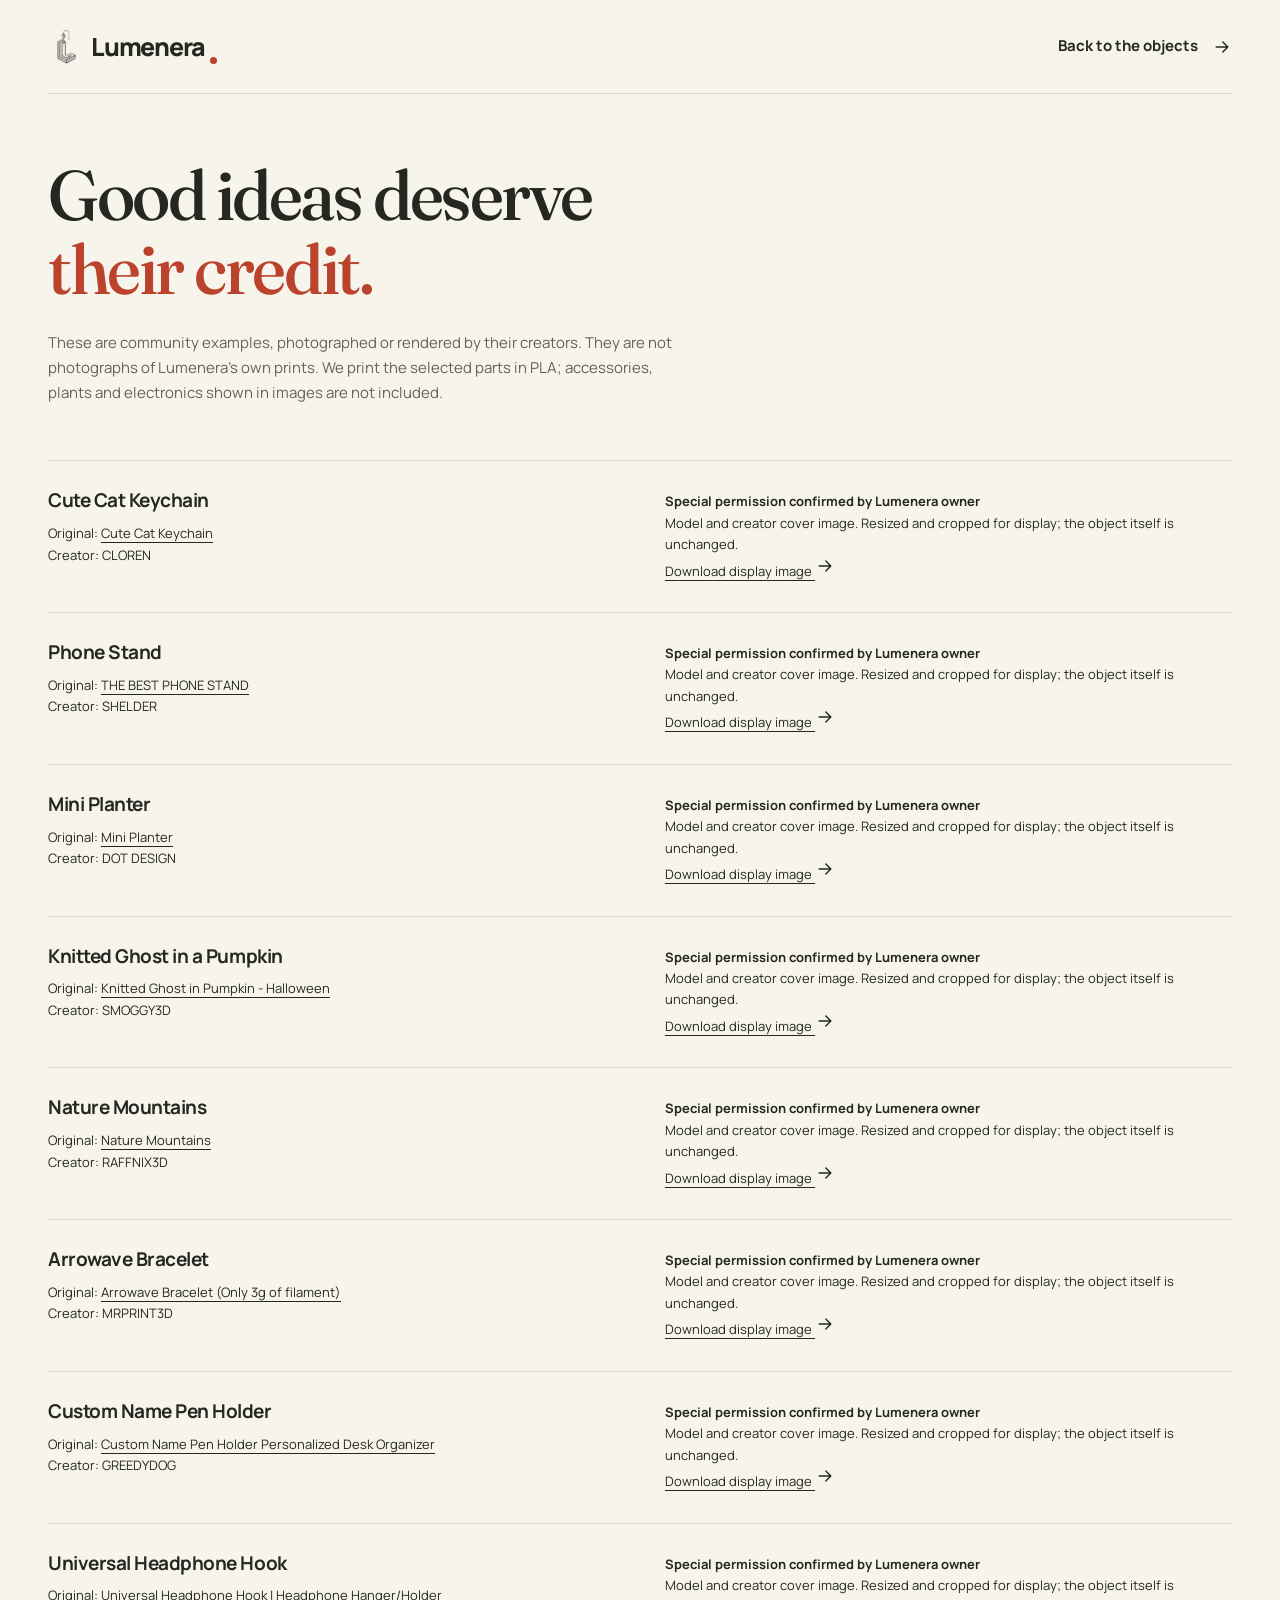
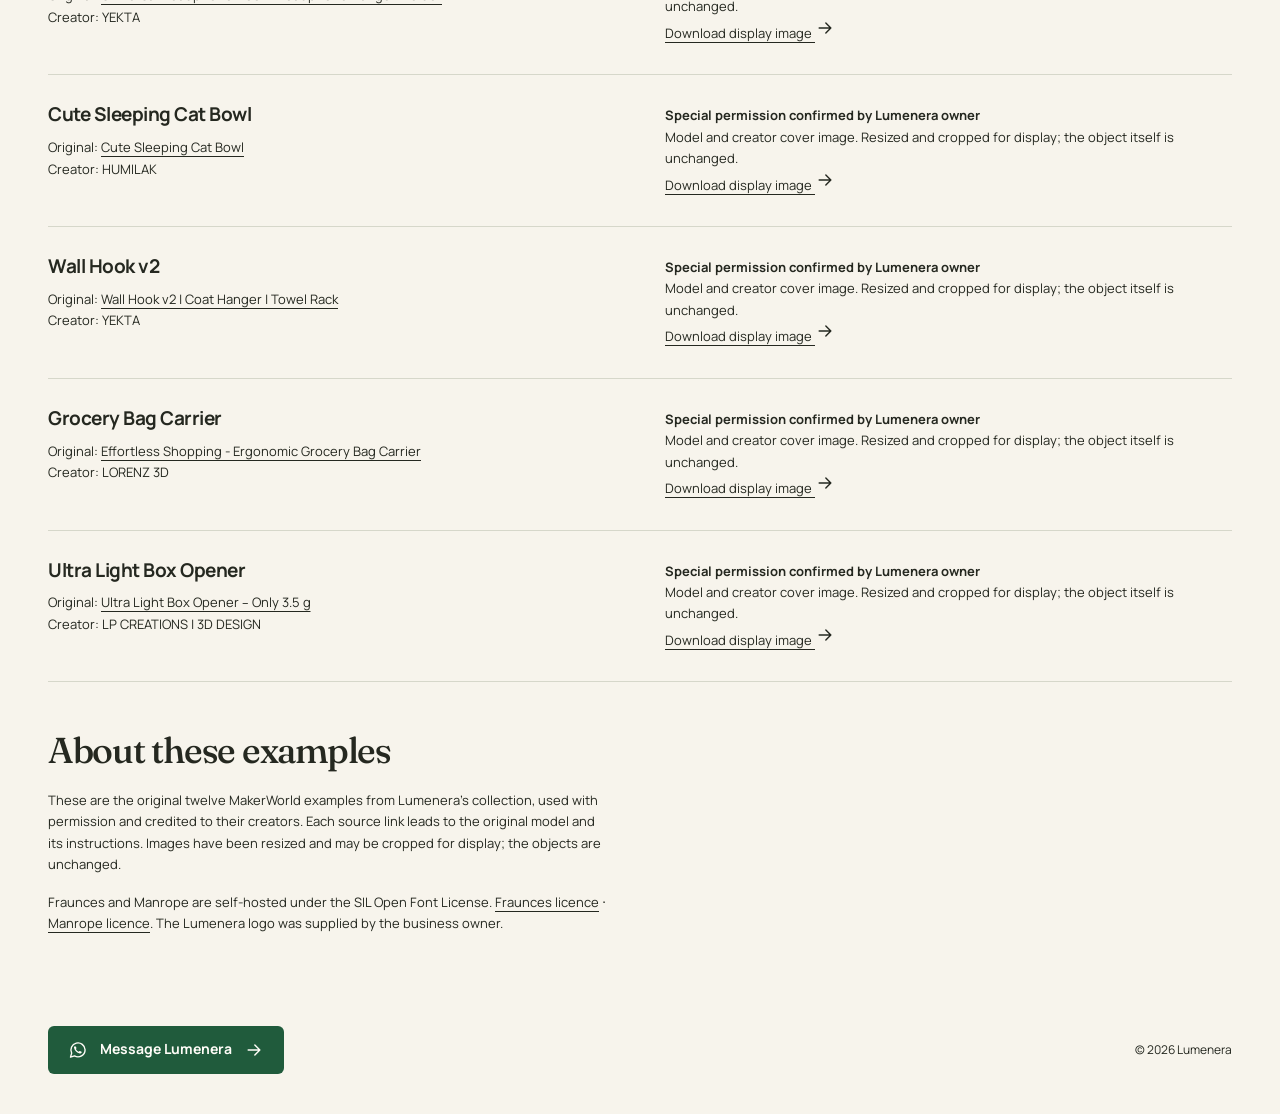
<file: credits.html>
<!doctype html><html lang="en"><head><meta charset="utf-8"><meta name="viewport" content="width=device-width,initial-scale=1"><title>Image & model credits — Lumenera</title><meta name="description" content="Creators, sources and licences for Lumenera’s example model collection."><link rel="stylesheet" href="styles.css"><link rel="icon" href="assets/logo.png"></head><body class="credits-page"><header class="header wrap"><a class="brand" href="index.html"><img src="assets/logo.png" alt="" width="36" height="36">Lumenera<span class="brand-dot" aria-hidden="true"></span></a><a class="text-link" href="index.html#models">Back to the objects <svg width="20" height="20" viewBox="0 0 24 24" fill="none" aria-hidden="true"><path d="M5 12h14m-6-6 6 6-6 6" stroke="currentColor" stroke-width="1.7" stroke-linecap="round" stroke-linejoin="round"/></svg></a></header><main class="wrap credits-main"><h1>Good ideas deserve<br><em>their credit.</em></h1><p class="credits-intro">These are community examples, photographed or rendered by their creators. They are not photographs of Lumenera’s own prints. We print the selected parts in PLA; accessories, plants and electronics shown in images are not included.</p><article class="credit-row" id="model-2619796"><div><h2>Cute Cat Keychain</h2><p>Original: <a href="https://makerworld.com/en/models/2619796-cute-cat-keychain" target="_blank" rel="noopener noreferrer">Cute Cat Keychain</a><br>Creator: CLOREN</p></div><div><p><strong>Special permission confirmed by Lumenera owner</strong><br>Model and creator cover image. Resized and cropped for display; the object itself is unchanged. </p><a href="assets/models/cat-keychain-800.webp" download>Download display image <svg width="20" height="20" viewBox="0 0 24 24" fill="none" aria-hidden="true"><path d="M5 12h14m-6-6 6 6-6 6" stroke="currentColor" stroke-width="1.7" stroke-linecap="round" stroke-linejoin="round"/></svg></a></div></article><article class="credit-row" id="model-1976503"><div><h2>Phone Stand</h2><p>Original: <a href="https://makerworld.com/en/models/1976503-the-best-phone-stand" target="_blank" rel="noopener noreferrer">THE BEST PHONE STAND</a><br>Creator: SHELDER</p></div><div><p><strong>Special permission confirmed by Lumenera owner</strong><br>Model and creator cover image. Resized and cropped for display; the object itself is unchanged. </p><a href="assets/models/phone-stand-800.webp" download>Download display image <svg width="20" height="20" viewBox="0 0 24 24" fill="none" aria-hidden="true"><path d="M5 12h14m-6-6 6 6-6 6" stroke="currentColor" stroke-width="1.7" stroke-linecap="round" stroke-linejoin="round"/></svg></a></div></article><article class="credit-row" id="model-2084224"><div><h2>Mini Planter</h2><p>Original: <a href="https://makerworld.com/en/models/2084224-mini-planter" target="_blank" rel="noopener noreferrer">Mini Planter</a><br>Creator: DOT DESIGN</p></div><div><p><strong>Special permission confirmed by Lumenera owner</strong><br>Model and creator cover image. Resized and cropped for display; the object itself is unchanged. </p><a href="assets/models/mini-planter-800.webp" download>Download display image <svg width="20" height="20" viewBox="0 0 24 24" fill="none" aria-hidden="true"><path d="M5 12h14m-6-6 6 6-6 6" stroke="currentColor" stroke-width="1.7" stroke-linecap="round" stroke-linejoin="round"/></svg></a></div></article><article class="credit-row" id="model-3380360"><div><h2>Knitted Ghost in a Pumpkin</h2><p>Original: <a href="https://makerworld.com/en/models/3380360-knitted-ghost-in-pumpkin-halloween" target="_blank" rel="noopener noreferrer">Knitted Ghost in Pumpkin - Halloween</a><br>Creator: SMOGGY3D</p></div><div><p><strong>Special permission confirmed by Lumenera owner</strong><br>Model and creator cover image. Resized and cropped for display; the object itself is unchanged. </p><a href="assets/models/ghost-pumpkin-800.webp" download>Download display image <svg width="20" height="20" viewBox="0 0 24 24" fill="none" aria-hidden="true"><path d="M5 12h14m-6-6 6 6-6 6" stroke="currentColor" stroke-width="1.7" stroke-linecap="round" stroke-linejoin="round"/></svg></a></div></article><article class="credit-row" id="model-1080631"><div><h2>Nature Mountains</h2><p>Original: <a href="https://makerworld.com/en/models/1080631-nature-mountains" target="_blank" rel="noopener noreferrer">Nature Mountains</a><br>Creator: RAFFNIX3D</p></div><div><p><strong>Special permission confirmed by Lumenera owner</strong><br>Model and creator cover image. Resized and cropped for display; the object itself is unchanged. </p><a href="assets/models/nature-mountains-800.webp" download>Download display image <svg width="20" height="20" viewBox="0 0 24 24" fill="none" aria-hidden="true"><path d="M5 12h14m-6-6 6 6-6 6" stroke="currentColor" stroke-width="1.7" stroke-linecap="round" stroke-linejoin="round"/></svg></a></div></article><article class="credit-row" id="model-2819040"><div><h2>Arrowave Bracelet</h2><p>Original: <a href="https://makerworld.com/en/models/2819040-arrowave-bracelet-only-3g-of-filament" target="_blank" rel="noopener noreferrer">Arrowave Bracelet (Only 3g of filament)</a><br>Creator: MRPRINT3D</p></div><div><p><strong>Special permission confirmed by Lumenera owner</strong><br>Model and creator cover image. Resized and cropped for display; the object itself is unchanged. </p><a href="assets/models/bracelet-800.webp" download>Download display image <svg width="20" height="20" viewBox="0 0 24 24" fill="none" aria-hidden="true"><path d="M5 12h14m-6-6 6 6-6 6" stroke="currentColor" stroke-width="1.7" stroke-linecap="round" stroke-linejoin="round"/></svg></a></div></article><article class="credit-row" id="model-3282467"><div><h2>Custom Name Pen Holder</h2><p>Original: <a href="https://makerworld.com/en/models/3282467-custom-name-pen-holder-personalized-desk-organizer" target="_blank" rel="noopener noreferrer">Custom Name Pen Holder Personalized Desk Organizer</a><br>Creator: GREEDYDOG</p></div><div><p><strong>Special permission confirmed by Lumenera owner</strong><br>Model and creator cover image. Resized and cropped for display; the object itself is unchanged. </p><a href="assets/models/pen-holder-800.webp" download>Download display image <svg width="20" height="20" viewBox="0 0 24 24" fill="none" aria-hidden="true"><path d="M5 12h14m-6-6 6 6-6 6" stroke="currentColor" stroke-width="1.7" stroke-linecap="round" stroke-linejoin="round"/></svg></a></div></article><article class="credit-row" id="model-3312785"><div><h2>Universal Headphone Hook</h2><p>Original: <a href="https://makerworld.com/en/models/3312785-universal-headphone-hook-headphone-hanger-holder" target="_blank" rel="noopener noreferrer">Universal Headphone Hook | Headphone Hanger/Holder</a><br>Creator: YEKTA</p></div><div><p><strong>Special permission confirmed by Lumenera owner</strong><br>Model and creator cover image. Resized and cropped for display; the object itself is unchanged. </p><a href="assets/models/headphone-hook-800.webp" download>Download display image <svg width="20" height="20" viewBox="0 0 24 24" fill="none" aria-hidden="true"><path d="M5 12h14m-6-6 6 6-6 6" stroke="currentColor" stroke-width="1.7" stroke-linecap="round" stroke-linejoin="round"/></svg></a></div></article><article class="credit-row" id="model-1496368"><div><h2>Cute Sleeping Cat Bowl</h2><p>Original: <a href="https://makerworld.com/en/models/1496368-cute-sleeping-cat-bowl" target="_blank" rel="noopener noreferrer">Cute Sleeping Cat Bowl</a><br>Creator: HUMILAK</p></div><div><p><strong>Special permission confirmed by Lumenera owner</strong><br>Model and creator cover image. Resized and cropped for display; the object itself is unchanged. </p><a href="assets/models/cat-bowl-800.webp" download>Download display image <svg width="20" height="20" viewBox="0 0 24 24" fill="none" aria-hidden="true"><path d="M5 12h14m-6-6 6 6-6 6" stroke="currentColor" stroke-width="1.7" stroke-linecap="round" stroke-linejoin="round"/></svg></a></div></article><article class="credit-row" id="model-3378335"><div><h2>Wall Hook v2</h2><p>Original: <a href="https://makerworld.com/en/models/3378335-wall-hook-v2-coat-hanger-towel-rack" target="_blank" rel="noopener noreferrer">Wall Hook v2 | Coat Hanger | Towel Rack</a><br>Creator: YEKTA</p></div><div><p><strong>Special permission confirmed by Lumenera owner</strong><br>Model and creator cover image. Resized and cropped for display; the object itself is unchanged. </p><a href="assets/models/wall-hook-800.webp" download>Download display image <svg width="20" height="20" viewBox="0 0 24 24" fill="none" aria-hidden="true"><path d="M5 12h14m-6-6 6 6-6 6" stroke="currentColor" stroke-width="1.7" stroke-linecap="round" stroke-linejoin="round"/></svg></a></div></article><article class="credit-row" id="model-2983228"><div><h2>Grocery Bag Carrier</h2><p>Original: <a href="https://makerworld.com/en/models/2983228-effortless-shopping-ergonomic-grocery-bag-carrier" target="_blank" rel="noopener noreferrer">Effortless Shopping - Ergonomic Grocery Bag Carrier</a><br>Creator: LORENZ 3D</p></div><div><p><strong>Special permission confirmed by Lumenera owner</strong><br>Model and creator cover image. Resized and cropped for display; the object itself is unchanged. </p><a href="assets/models/grocery-carrier-800.webp" download>Download display image <svg width="20" height="20" viewBox="0 0 24 24" fill="none" aria-hidden="true"><path d="M5 12h14m-6-6 6 6-6 6" stroke="currentColor" stroke-width="1.7" stroke-linecap="round" stroke-linejoin="round"/></svg></a></div></article><article class="credit-row" id="model-3388075"><div><h2>Ultra Light Box Opener</h2><p>Original: <a href="https://makerworld.com/en/models/3388075-ultra-light-box-opener-only-3-5-g" target="_blank" rel="noopener noreferrer">Ultra Light Box Opener – Only 3.5 g</a><br>Creator: LP CREATIONS | 3D DESIGN</p></div><div><p><strong>Special permission confirmed by Lumenera owner</strong><br>Model and creator cover image. Resized and cropped for display; the object itself is unchanged. </p><a href="assets/models/box-opener-800.webp" download>Download display image <svg width="20" height="20" viewBox="0 0 24 24" fill="none" aria-hidden="true"><path d="M5 12h14m-6-6 6 6-6 6" stroke="currentColor" stroke-width="1.7" stroke-linecap="round" stroke-linejoin="round"/></svg></a></div></article><section class="credit-notes"><h2>About these examples</h2><p>These are the original twelve MakerWorld examples from Lumenera’s collection, used with permission and credited to their creators. Each source link leads to the original model and its instructions. Images have been resized and may be cropped for display; the objects are unchanged.</p><p>Fraunces and Manrope are self-hosted under the SIL Open Font License. <a href="assets/fonts/fraunces-OFL.txt">Fraunces licence</a> · <a href="assets/fonts/manrope-OFL.txt">Manrope licence</a>. The Lumenera logo was supplied by the business owner.</p></section></main><footer class="credits-footer wrap"><a class="button button--wa" href="https://wa.me/923487259122?text=Hi%20Lumenera!%20I&#39;d%20like%20to%20get%20something%203D%20printed.%20Please%20help%20me%20choose%20a%20model%20and%20confirm%20the%20print%20price%2C%20colours%20and%20delivery." target="_blank" rel="noopener noreferrer"><svg width="20" height="20" viewBox="0 0 24 24" fill="none" aria-hidden="true"><path d="M20.5 11.7a8.5 8.5 0 0 1-12.7 7.4L3 20.5l1.4-4.7A8.5 8.5 0 1 1 20.5 11.7Z" stroke="currentColor" stroke-width="1.65" stroke-linejoin="round"/><path d="M8.2 7.5c.3-.2.7-.1.9.2l1 1.7c.2.3.1.6-.1.8l-.6.7a6.8 6.8 0 0 0 3.5 3.3l.7-.8c.2-.2.5-.3.8-.1l1.8.9c.3.2.4.5.2.8-.5 1-1.3 1.5-2.4 1.2-3.4-1-5.8-3.4-6.7-6.7-.3-1 .1-1.6.9-2Z" fill="currentColor"/></svg> Message Lumenera <svg width="20" height="20" viewBox="0 0 24 24" fill="none" aria-hidden="true"><path d="M5 12h14m-6-6 6 6-6 6" stroke="currentColor" stroke-width="1.7" stroke-linecap="round" stroke-linejoin="round"/></svg></a><p>© 2026 Lumenera</p></footer></body></html>
</file>
<file: styles.css>
@font-face{font-family:Fraunces;src:url('assets/fonts/fraunces.woff2') format('woff2');font-style:normal;font-weight:400 700;font-display:swap}
@font-face{font-family:Manrope;src:url('assets/fonts/manrope.woff2') format('woff2');font-style:normal;font-weight:400 800;font-display:swap}
:root{--paper:#f7f4ec;--white:#fffdf8;--ink:#252820;--muted:#626456;--red:#bb422d;--green:#205b3c;--green-hover:#15442b;--line:#d6d7ca;--sage:#e8eddf;--peach:#eee1d2;--yellow:#ece8b9;--radius:12px;--font-body:Manrope,system-ui,sans-serif;--font-display:Fraunces,Georgia,serif;--ease:cubic-bezier(.16,1,.3,1)}
*{box-sizing:border-box}
html{scroll-padding-top:28px;scrollbar-color:#a2a890 var(--paper)}
body{margin:0;background:var(--paper);color:var(--ink);font-family:var(--font-body);font-size:15px;line-height:1.65;-webkit-font-smoothing:antialiased}
::selection{background:var(--red);color:var(--white)}
a{color:inherit;text-decoration-thickness:1px;text-underline-offset:4px}
button,input{font:inherit}
button,a,input,summary{-webkit-tap-highlight-color:transparent}
button{cursor:pointer}
button:disabled{cursor:not-allowed;opacity:.5}
a:focus-visible,button:focus-visible,input:focus-visible,summary:focus-visible{outline:3px solid var(--red);outline-offset:5px}
input{caret-color:var(--green)}
img{max-width:100%;display:block}
svg{flex-shrink:0}
[hidden]{display:none!important}
.sr-only{position:absolute;width:1px;height:1px;padding:0;margin:-1px;overflow:hidden;clip:rect(0,0,0,0);white-space:nowrap;border:0}
h1,h2,h3,p{margin:0}
h1,h2{font-family:var(--font-display);font-weight:500;line-height:1.05;letter-spacing:-.035em}
em{font-style:normal;color:var(--red)}
h2{font-size:clamp(40px,4.5vw,60px)}
h3{font-size:19px;line-height:1.25;font-weight:700;letter-spacing:-.025em}
p{max-width:70ch}
.wrap{width:min(1280px,calc(100% - 96px));margin-inline:auto}
.section-space{padding-block:92px}
.skip-link{position:fixed;top:10px;left:10px;transform:translateY(-160%);z-index:20;background:var(--ink);color:white;padding:12px 20px;border-radius:6px}
.skip-link:focus{transform:none}
.header{height:94px;display:flex;align-items:center;justify-content:space-between;gap:28px;border-bottom:1px solid var(--line)}
.brand{display:inline-flex;gap:9px;align-items:center;text-decoration:none;font-size:25px;letter-spacing:-.05em;font-weight:800;line-height:1}
.brand img{width:34px;height:34px;object-fit:contain}
.brand-dot{width:7px;height:7px;background:var(--red);border-radius:50%;align-self:flex-end;margin-bottom:5px;margin-left:-4px}
.nav{display:flex;gap:36px;margin-left:auto;margin-right:24px}
.nav a{font-weight:600;font-size:14px;text-decoration:none;padding-block:14px}
.nav a:hover{color:var(--red)}
.button{min-height:48px;display:inline-flex;align-items:center;justify-content:center;gap:12px;padding:13px 20px;border:0;border-radius:6px;font-size:14px;font-weight:700;line-height:1.35;text-decoration:none;transition:background .2s var(--ease),transform .2s var(--ease)}
.button--wa{background:var(--green);color:var(--white)}
.button--wa:hover{background:var(--green-hover);transform:translateY(-2px)}
.button--dark{background:var(--ink);color:var(--white)}
.text-link{display:inline-flex;align-items:center;gap:14px;font-weight:700;text-decoration:none;min-height:44px}
.text-link svg,.print-link svg,.card-order svg,.promise-inner a svg{transition:transform .25s var(--ease)}
.text-link:hover svg,.print-link:hover svg,.card-order:hover svg,.promise-inner a:hover svg{transform:translateX(4px)}
.text-link:hover{color:var(--red)}
.hero{display:grid;grid-template-columns:.85fr 1.15fr;gap:48px;align-items:center;padding-top:46px;padding-bottom:50px}
.hero h1{font-size:clamp(62px,6.2vw,86px);line-height:1.02}
.hero-intro{font-size:18px;line-height:1.6;margin-top:26px;max-width:33ch;font-weight:500}
.hero-explain{color:var(--muted);font-size:14px;max-width:39ch;line-height:1.7;margin-top:12px}
.explore-link{margin-top:18px;font-size:14px;border-bottom:1px solid var(--ink);padding-bottom:5px}
.hero-facts{display:flex;gap:22px;align-items:center;margin-top:30px;font-size:12px;line-height:1.45}
.hero-facts span:first-child strong{font-family:var(--font-display);font-weight:500;font-size:30px;letter-spacing:-.025em}
.hero-facts strong{font-weight:700}
.fact-divider{height:30px;width:1px;background:var(--line)}
.hero-shelf{display:grid;grid-template-columns:1.14fr .86fr;grid-template-rows:1fr 1fr;gap:23px 20px}
.feature--lead{grid-row:span 2;padding-top:34px}
.feature-media{height:149px;border-radius:var(--radius);overflow:hidden;position:relative;background:var(--sage)}
.feature--lead .feature-media{height:355px;background:var(--peach)}
.feature-media img{width:100%;height:100%;object-fit:cover;transition:transform .7s var(--ease)}
.feature:hover .feature-media img{transform:scale(1.035)}

.feature-info{display:flex;justify-content:space-between;align-items:baseline;gap:10px;margin-top:12px}
.feature-info h2{font-family:var(--font-body);font-size:16px;letter-spacing:-.025em;font-weight:700;line-height:1.3;text-wrap:initial}
.feature-info>span{font-size:10px;color:var(--muted);white-space:nowrap}
.feature--small .feature-info>span{display:none}
.print-link{display:flex;align-items:center;justify-content:space-between;gap:8px;color:var(--green);min-height:44px;font-size:12px;font-weight:800;text-decoration:none;border-bottom:1px solid var(--line)}
.feature--lead .print-link{font-size:14px;margin-top:5px}
.example-note{font-size:10px;line-height:1.65;color:var(--muted);margin-top:20px}
.promise-strip{background:var(--sage)}
.promise-inner{display:flex;align-items:center;justify-content:space-between;gap:24px;min-height:86px}
.promise-inner p{font-family:var(--font-display);font-size:23px;font-weight:500;letter-spacing:-.025em}
.promise-inner p span{color:#9da78c;padding-inline:15px}
.promise-inner a{font-size:12px;font-weight:700;display:flex;gap:10px;align-items:center;text-decoration:none;min-height:44px}
.section-heading{display:flex;align-items:flex-end;justify-content:space-between;gap:40px;margin-bottom:34px}
.section-heading>p,.section-heading>div{font-size:14px;line-height:1.8;color:var(--muted);max-width:35ch}

.collection-tools{display:flex;align-items:center;justify-content:space-between;gap:20px;margin-block:34px 28px}
.filters{display:flex;gap:8px;flex-wrap:wrap}
.filter{display:inline-flex;gap:12px;align-items:center;justify-content:center;border:1px solid var(--line);padding:10px 15px;min-height:44px;border-radius:6px;font-weight:600;font-size:12px;background:transparent;color:var(--ink);transition:background .2s var(--ease),color .2s var(--ease)}
.filter span{font-size:10px;opacity:.75}
.filter:hover{background:var(--sage)}
.filter.is-active{background:var(--ink);border-color:var(--ink);color:var(--white)}

.model-grid{display:grid;grid-template-columns:repeat(4,minmax(0,1fr));gap:42px 22px}
.model-card{min-width:0;display:flex;flex-direction:column}
.collection.section-space{padding-bottom:56px}
@media(max-width:1100px){.collection.section-space{padding-bottom:48px}}
@media(max-width:700px){.collection.section-space{padding-bottom:36px}}
.card-media{aspect-ratio:1;position:relative;overflow:hidden;border-radius:var(--radius);background:var(--sage)}
.card-media img{width:100%;height:100%;object-fit:cover;transition:transform .6s var(--ease)}
.model-card:hover img{transform:scale(1.035)}
.card-body{padding-top:17px;display:flex;flex-direction:column;flex:1}
.card-category{font-size:10px;color:var(--muted);margin-bottom:5px;font-weight:600}
.card-body h3{font-size:17px;margin-bottom:8px}
.card-body p{color:var(--muted);font-size:12px;line-height:1.7;margin-bottom:14px}
.card-order{margin-top:auto;min-height:44px;display:flex;align-items:center;justify-content:space-between;gap:8px;font-size:12px;font-weight:800;color:var(--green);text-decoration:none;border-top:1px solid var(--line)}


.collection-note{margin-top:36px;font-size:11px;color:var(--muted);line-height:1.8;max-width:90ch}
.collection-note a{display:inline-flex;gap:4px;align-items:center;color:var(--ink);font-weight:600}
.empty-state{padding:60px 20px;text-align:center;background:var(--sage);border-radius:var(--radius)}
.empty-state p{margin:12px auto 22px}
.image-fallback{position:absolute;inset:0;display:flex;flex-direction:column;align-items:center;justify-content:center;text-align:center;gap:14px;font-size:14px;color:var(--ink);padding:15px;background:var(--sage)}
.image-fallback a{display:inline-flex;gap:5px;align-items:center;font-size:12px;min-height:44px;font-weight:700}
.pricing{background:var(--yellow);padding-block:76px}
.pricing-layout{display:grid;grid-template-columns:1fr 1fr;gap:100px;align-items:center}
.pricing-copy p{margin-block:24px;max-width:45ch;font-size:14px;line-height:1.9}
.price-sheet{padding:32px 38px;background:var(--white);border-radius:var(--radius)}



.price-footnote{font-size:11px;line-height:1.8;color:var(--muted);margin-top:20px}
.discount-table{width:100%;border-collapse:collapse;font-variant-numeric:tabular-nums}
.discount-table caption{text-align:left;font-size:13px;font-weight:600;margin-bottom:22px}
.discount-table th{text-align:left;font-size:11px;color:var(--muted);font-weight:600;padding:0 0 12px;border-bottom:1px solid var(--line)}
.discount-table th:last-child,.discount-table td:last-child{text-align:right}
.discount-table td{padding:20px 0;border-bottom:1px solid var(--line);font-size:14px;white-space:nowrap}
.discount-table strong{font-family:var(--font-display);font-size:30px;line-height:1.2;font-weight:500;letter-spacing:-.03em;color:var(--green)}
.discount-table td span{font-size:12px;color:var(--green);margin-left:3px}
@media(max-width:700px){.discount-table caption{margin-bottom:18px}.discount-table td{font-size:12px;padding:17px 0}.discount-table strong{font-size:27px}.discount-table td span{font-size:11px}}
.steps{list-style:none;display:grid;grid-template-columns:repeat(3,1fr);gap:48px;padding:0;margin:45px 0 0}
.steps li{border-top:1px solid var(--line);padding-top:25px}
.step-number{display:block;font-family:var(--font-display);color:var(--red);font-size:45px;line-height:1;margin-bottom:24px}
.steps h3{font-size:20px;margin-bottom:13px}
.steps p{color:var(--muted);font-size:13px;line-height:1.85;max-width:38ch}
.how-cta{display:flex;align-items:center;gap:26px;margin-top:35px}
.how-cta>span{font-size:11px;color:var(--muted)}
.own-model{background:var(--sage);display:grid;grid-template-columns:1fr 1fr;gap:64px;padding:54px 64px;border-radius:var(--radius)}
.own-model h2{font-size:50px}
.own-model p{font-size:13px;color:var(--muted);margin-top:19px;line-height:1.8}
.own-action{align-self:center;min-width:0}
.own-action label{display:block;font-weight:700;font-size:12px;margin-bottom:10px}
.own-action label span{font-weight:400;color:var(--muted)}
.own-action input{width:100%;min-height:50px;border:1px solid #a4ad98;background:var(--white);color:var(--ink);padding:12px 15px;border-radius:6px;font-size:16px}
.own-action input::placeholder{color:var(--muted);opacity:1}
.own-action .input-help{font-size:10px;margin-block:10px 18px}
.own-action .input-error{font-size:12px;color:#983a27;margin:10px 0 18px}
.own-action .button{width:100%}
.own-action .own-footnote{font-size:10px;margin-top:14px}
.help{display:grid;grid-template-columns:1fr 1.12fr;gap:94px}
.help-intro p{margin-block:24px 15px;font-size:14px;color:var(--muted);max-width:31ch}
.help-intro .text-link{font-size:13px}
.help-list{border-top:1px solid var(--line)}
details{border-bottom:1px solid var(--line)}
summary{list-style:none;display:flex;justify-content:space-between;align-items:center;gap:24px;cursor:pointer;padding-block:21px;font-weight:600;font-size:13px;min-height:64px}
summary::-webkit-details-marker{display:none}
summary:hover{color:var(--red)}
.plus{height:16px;width:16px;position:relative;flex-shrink:0}
.plus::before,.plus::after{content:'';position:absolute;background:currentColor;left:0;top:7px;width:16px;height:1px}
.plus::after{transform:rotate(90deg);transition:transform .2s var(--ease)}
details[open] .plus::after{transform:rotate(0)}
.details-content{padding:0 30px 23px 0;color:var(--muted);font-size:12px;line-height:1.9}
.details-content a{color:var(--ink);font-weight:600}
.guide-steps{padding-left:22px;margin-block:16px 8px}
.guide-steps li{padding-left:5px;margin-bottom:13px}
.guide-steps strong,.guide-steps span{display:block}
.guide-steps strong{color:var(--ink);font-weight:600}
.details-content .text-link{font-size:12px}
.closing{background:var(--red);color:var(--white);padding-block:64px}
.closing-inner{display:flex;align-items:center;justify-content:space-between;gap:40px}
.closing h2{font-size:76px}
.closing em{color:#f0d7a5}
.closing p{margin-top:19px;font-size:15px;color:var(--white)}
.closing .closing-hint{text-align:center;font-size:11px;color:var(--white);margin-top:14px}
.closing-button{min-height:58px;padding-inline:26px;font-size:15px}
.footer{padding-block:54px 22px}
.footer-top{display:flex;justify-content:space-between;gap:40px}
.footer-top p{font-size:12px;color:var(--muted);margin-top:20px;line-height:1.8}
.footer-contact{display:grid;grid-template-columns:auto auto;align-content:start;column-gap:15px;row-gap:7px;align-items:center}
.phone-link{font-size:20px;font-weight:600;text-decoration:none;letter-spacing:-.02em}
.copy-button{font-size:11px;border:1px solid var(--line);border-radius:4px;padding:9px 12px;min-height:44px;background:transparent;color:var(--ink)}
.copy-button:hover{background:var(--sage)}
.copy-status{grid-column:1/-1;font-size:10px;max-width:40ch;color:var(--muted)}
.copy-status:empty{display:none}
.footer-contact>a:last-child{grid-column:1/-1;font-size:12px;color:var(--muted)}
.footer-bottom{border-top:1px solid var(--line);padding-top:21px;margin-top:44px;display:flex;justify-content:space-between;gap:20px;font-size:10px;color:var(--muted)}
.footer-bottom a{display:flex;align-items:center;gap:6px;text-decoration:none;min-height:44px}

.credits-main{padding-top:65px}
.credits-main h1{font-size:70px;margin-bottom:25px}
.credits-intro{max-width:70ch;color:var(--muted);margin-bottom:55px}
.credit-row{display:grid;grid-template-columns:1fr 1fr;gap:50px;padding-block:30px;border-top:1px solid var(--line);font-size:13px;scroll-margin-top:30px}
.credit-row h2{font-family:var(--font-body);font-size:19px;font-weight:700;letter-spacing:-.025em;margin-bottom:12px}
.credit-row a{overflow-wrap:anywhere}
.credit-notes{padding-block:50px;border-top:1px solid var(--line)}
.credit-notes h2{font-size:36px;margin-bottom:20px}
.credit-notes p{font-size:13px;margin-bottom:16px}
.credits-footer{padding-block:25px 40px;display:flex;align-items:center;justify-content:space-between;font-size:12px}
@media(min-width:1600px){.hero{padding-block:60px}.hero h1{font-size:90px}.feature--lead .feature-media{height:390px}.feature--small .feature-media{height:166px}}
@media(max-width:1100px){.wrap{width:calc(100% - 64px)}.nav{gap:20px;margin-right:0}.hero{gap:28px;grid-template-columns:.85fr 1.15fr}.hero h1{font-size:65px}.hero-shelf{gap:18px 14px}.feature--lead .feature-media{height:325px}.feature-media{height:136px}.feature-info h2{font-size:13px}.feature--lead .feature-info>span{display:none}.pricing-layout{gap:60px}.model-grid{grid-template-columns:repeat(3,minmax(0,1fr))}.own-model{padding:42px;gap:40px}.help{gap:50px}.section-space{padding-block:76px}.closing h2{font-size:65px}}
@media(max-width:850px) and (min-width:701px){.hero{grid-template-columns:1fr;gap:30px}.hero-copy{display:grid;grid-template-columns:1fr 1fr;column-gap:40px}.hero h1{grid-row:span 4;font-size:70px}.desktop-break{display:none}.hero-intro{margin-top:0}.hero-facts{margin-top:14px}.hero-shelf{grid-template-columns:1fr 1fr 1fr;grid-template-rows:auto;gap:18px}.feature--lead{grid-row:auto;padding-top:0}.feature--lead .feature-media,.feature-media{height:205px}.feature--lead .print-link{margin-top:0;font-size:12px}.promise-inner p{font-size:19px}.promise-inner p span{padding-inline:5px}.promise-inner a{font-size:11px}.section-heading h2{font-size:46px}.pricing-layout{gap:35px}.price-sheet{padding:22px}.own-model{padding:32px;gap:25px}.own-model h2{font-size:42px}.help{gap:35px}.help h2{font-size:43px}.closing h2{font-size:56px}}
@media(max-width:700px){body{font-size:14px}.wrap{width:calc(100% - 40px)}.header{height:72px;gap:15px}.brand{font-size:22px;gap:6px}.brand img{width:30px;height:30px}.nav{display:none}.header-wa{min-height:44px;padding:11px 13px;font-size:11px;gap:7px}.header-wa>svg:last-child{display:none}.header-wa svg{width:17px;height:17px}.hero{grid-template-columns:1fr;gap:25px;padding-block:27px 36px}.hero h1{font-size:55px;max-width:340px;line-height:1.03}.desktop-break{display:none}.hero-intro{font-size:14px;max-width:34ch;margin-top:15px;line-height:1.65}.hero-explain{font-size:13px;max-width:43ch;line-height:1.7;margin-top:9px}.explore-link{display:none}.hero-facts{margin-top:15px;gap:18px;font-size:10px}.hero-facts span:first-child strong{font-size:25px}.hero-facts span:last-child br{display:none}.hero-facts .fact-divider{height:24px}.hero-shelf{grid-template-columns:1fr 1fr;grid-template-rows:auto;gap:22px 14px}.feature--lead{grid-column:1/-1;grid-row:auto;padding-top:0}.feature--lead .feature-media{height:226px}.feature-media{height:140px}.feature--lead .feature-media img{object-position:center 52%}.feature-info h2{font-size:13px}.feature--lead .feature-info h2{font-size:17px}.feature--lead .feature-info>span{display:block;font-size:10px}.feature-info{margin-top:10px}.feature--lead .print-link{margin-top:4px}.print-link{font-size:11px;min-height:44px}.example-note{font-size:11px;margin-top:20px}.promise-inner{flex-direction:column;align-items:flex-start;gap:3px;padding-block:20px}.promise-inner p{font-size:20px}.promise-inner p span{padding-inline:7px}.promise-inner a{font-size:11px;min-height:38px}.section-space{padding-block:55px}h2{font-size:42px}.section-heading{display:block;margin-bottom:24px}.section-heading>p,.section-heading>div{margin-top:18px;font-size:13px;max-width:44ch}.section-heading>div>p:first-child br{display:none}.collection-tools{display:block;margin-block:25px 22px}.filters{gap:7px}.filter{font-size:11px;gap:7px;padding:9px 8px;min-height:44px}.filter span{font-size:9px}.model-grid{grid-template-columns:repeat(2,minmax(0,1fr));gap:29px 14px}.card-body{padding-top:12px}.card-body h3{font-size:14px;line-height:1.35;margin-bottom:7px}.card-category{font-size:10px}.card-body p{font-size:12px;line-height:1.7;margin-bottom:12px}.card-order{font-size:12px;gap:8px}.card-order svg{width:17px;height:17px}.collection-note{font-size:11px;margin-top:24px;line-height:1.8}.pricing{padding-block:48px}.pricing-layout{grid-template-columns:1fr;gap:30px}.pricing-copy p{font-size:13px;line-height:1.8;margin-block:20px;max-width:47ch}.pricing-copy .button{font-size:12px}.price-sheet{padding:25px}.price-footnote{font-size:11px}.steps{grid-template-columns:1fr;gap:27px;margin-top:30px}.steps li{display:grid;grid-template-columns:42px 1fr;column-gap:15px;padding-top:22px}.step-number{grid-row:span 2;font-size:37px;margin:0}.steps h3{font-size:17px;margin-bottom:9px}.steps p{font-size:13px;max-width:50ch;line-height:1.8}.how-cta{flex-direction:column;align-items:flex-start;gap:0;margin-top:26px}.how-cta a{font-size:13px}.how-cta>span{font-size:10px}.own-model{grid-template-columns:1fr;padding:30px 24px;gap:27px}.own-model h2{font-size:40px}.own-model p{font-size:13px;margin-top:17px}.own-model p br{display:none}.own-action input{font-size:16px;padding:12px}.own-action .button{font-size:12px;gap:8px;padding-inline:14px}.own-action .input-help{font-size:11px;margin-top:10px}.help{grid-template-columns:1fr;gap:28px}.help-intro p{font-size:13px;max-width:40ch;margin-block:18px 10px}.help-intro .text-link{font-size:12px}.help h2{font-size:42px}.help-list summary{font-size:13px;gap:18px;padding-block:19px;min-height:62px}.details-content{padding-right:10px;font-size:12px}.closing{padding-block:43px}.closing-inner{display:block}.closing h2{font-size:59px}.closing p{font-size:13px;margin-top:16px}.closing-inner>div:last-child{margin-top:29px}.closing-button{min-height:53px;font-size:12px;width:100%}.closing .closing-hint{font-size:10px}.footer{padding-block:37px 38px}.footer-top{display:block}.footer-top p{font-size:11px;margin-top:17px}.footer-contact{grid-template-columns:minmax(0,1fr) auto;margin-top:27px;gap:8px 10px}.phone-link{font-size:19px}.copy-button{font-size:10px}.footer-contact>a:last-child{font-size:11px;overflow-wrap:anywhere}.footer-bottom{display:grid;grid-template-columns:1fr auto;font-size:9px;gap:9px;margin-top:30px;padding-top:18px}.footer-bottom>a{grid-column:1/-1}.credits-page .header{gap:15px}.credits-page .header .text-link{font-size:10px;gap:4px}.credits-main{padding-top:36px}.credits-main h1{font-size:44px}.credits-intro{font-size:12px;margin-bottom:30px}.credit-row{grid-template-columns:1fr;gap:14px;padding-block:26px;font-size:12px}.credit-row h2{font-size:17px}.credit-notes h2{font-size:32px}.credit-notes p{font-size:12px}.credits-footer{gap:20px;font-size:10px}.credits-footer .button{font-size:11px}}
@media(max-width:359px){.hero h1{font-size:48px}.hero-shelf{grid-template-columns:1fr}.feature--lead{grid-column:auto}.feature--lead .feature-media{height:200px}.feature-media{height:190px}.feature--small .feature-info>span{display:block}.model-grid{grid-template-columns:1fr}.card-media{aspect-ratio:1.1}.card-body h3{font-size:17px}.card-body p{font-size:12px}.card-order{font-size:12px}.promise-inner p{font-size:17px}.header-wa{padding:10px;font-size:10px}.header-wa>svg:first-child{display:none}.brand{font-size:21px}.own-model{padding-inline:20px}.own-action .button{gap:6px}.own-action .button>svg:last-child{display:none}.closing h2{font-size:52px}.footer-bottom{grid-template-columns:1fr}.credits-page .header .text-link{font-size:9px}}
@media(max-width:700px){.hero-facts span:last-child strong{margin-left:3px}.hero-intro{margin-top:13px}.feature--lead .feature-media{height:218px}.promise-inner a{min-height:44px}}
@media(prefers-reduced-motion:reduce){html{scroll-behavior:auto}*,*::before,*::after{animation:none!important;transition:none!important}.feature:hover img,.model-card:hover img,.button:hover{transform:none}}

.brand{min-height:44px}

.footer-contact>a{min-height:44px;display:flex;align-items:center}

.card-media.is-contained{background:#e9e6df}
.card-media.is-contained img{object-fit:contain}
/* A separate finished product follows the model collection. */
.wallet-feature{display:grid;grid-template-columns:320px minmax(0,1fr);align-items:center;gap:56px;padding-block:40px 72px;border-top:1px solid var(--line)}
.wallet-feature .wallet-media{aspect-ratio:1.1;background:#e9e6df}
.wallet-feature .wallet-media img{object-fit:contain;padding:18px}
.wallet-copy h2{font-size:44px}
.wallet-variant{font-size:12px;color:var(--muted);margin-top:8px}
.wallet-description{font-size:14px;line-height:1.8;max-width:44ch;margin-top:16px}
.wallet-price{font-size:22px;font-weight:700;margin-top:16px;line-height:1.3}
.wallet-actions{display:flex;align-items:center;flex-wrap:wrap;gap:16px 24px;margin-top:22px}
.wallet-actions .button,.wallet-actions .text-link{font-size:13px}
.wallet-note{font-size:10px;color:var(--muted);margin-top:12px}
@media(max-width:850px){.wallet-feature{grid-template-columns:260px minmax(0,1fr);gap:32px}.wallet-copy h2{font-size:38px}}
@media(max-width:700px){.wallet-feature{grid-template-columns:1fr;gap:24px;padding-block:28px 44px}.wallet-copy h2{font-size:36px}.wallet-feature .wallet-media{aspect-ratio:1.3}.wallet-description{font-size:13px;margin-top:12px}.wallet-price{font-size:21px}.wallet-actions{gap:12px 18px;margin-top:18px}.wallet-actions .button,.wallet-actions .text-link{font-size:12px}.wallet-note{font-size:10px}}
/* Pinned from first paint: reserve the same height so content never jumps. */
html{--header-height:94px;scroll-padding-top:calc(var(--header-height) + env(safe-area-inset-top) + 20px)}
.header-anchor{height:calc(var(--header-height) + env(safe-area-inset-top))}
.site-header{position:fixed;inset:0 0 auto;z-index:10;background:var(--paper);padding-top:env(safe-area-inset-top)}
.mobile-menu{display:none}
@media(max-width:700px){
 html{--header-height:64px}
 .site-header .header{position:relative;width:calc(100% - max(20px,env(safe-area-inset-left)) - max(20px,env(safe-area-inset-right)));margin-left:max(20px,env(safe-area-inset-left));height:var(--header-height);display:grid;grid-template-columns:minmax(0,1fr) 44px 60px;gap:12px;padding:0}
 .site-header .brand{font-size:20px;letter-spacing:-.035em;gap:5px;white-space:nowrap}
 .site-header .brand img{width:24px;height:30px}
 .site-header .brand-dot{width:5px;height:5px;margin:0 0 7px -2px}
 .site-header .header-wa{width:44px;min-height:44px;gap:0;padding:10px;border-radius:50%;background:var(--sage);color:var(--green);white-space:nowrap}
 .site-header .header-wa:hover{background:var(--green);color:var(--white);transform:none}
 .site-header .header-wa>svg:first-child{display:block;width:23px;height:23px}
 .site-header .header-wa>svg:last-child{display:none}
 .site-header .header-wa span{display:none}
 .site-header .nav{display:none}
 .mobile-menu{display:block;border:0}
 .mobile-menu summary{display:flex;align-items:center;justify-content:center;gap:5px;width:60px;height:44px;min-height:44px;padding:0;list-style:none;cursor:pointer;border:1px solid transparent;border-radius:6px;color:var(--ink);font-size:12px;font-weight:600;transition:background .15s var(--ease),color .15s var(--ease),border-color .15s var(--ease)}
 .mobile-menu summary::-webkit-details-marker{display:none}
 .mobile-menu[open]:not(.is-closing) summary{background:var(--sage);color:var(--green);border-color:var(--line)}
 .mobile-menu summary:active{background:var(--sage);color:var(--green)}
 .menu-chevron{transition:transform .18s var(--ease)}
 .mobile-menu.is-closing .menu-chevron,.mobile-menu.is-closing summary{transition-duration:.12s}
 .mobile-menu[open]:not(.is-closing) .menu-chevron{transform:rotate(180deg)}
 .mobile-menu nav{position:absolute;right:0;top:100%;width:100%;display:grid;grid-template-columns:1fr 1fr;gap:8px;padding:10px 0;border-bottom:1px solid var(--line);background:var(--paper)}
 .mobile-menu nav a{display:flex;align-items:center;justify-content:center;min-height:44px;padding:10px 8px;text-decoration:none;font-size:13px;font-weight:600;border-radius:4px}
 .mobile-menu nav a:active{background:var(--sage);color:var(--green)}
 .mobile-menu nav a{transition:background .15s var(--ease),color .15s var(--ease)}
}
@media(max-width:359px){.site-header .brand{font-size:18px;gap:4px}.site-header .brand img{width:22px}}
/* One click-through geometric printer at every screen size. */
.printer-corner{position:fixed;right:max(24px,env(safe-area-inset-right));bottom:max(24px,env(safe-area-inset-bottom));z-index:4;width:168px;padding:0;background:transparent;border:0;opacity:0;visibility:hidden;pointer-events:none;contain:layout}
.printer-corner.is-visible{opacity:1;visibility:visible;transition:opacity .12s var(--ease)}
.printer-scene{display:block;width:100%;height:auto}
.printer-corner{z-index:12;--drag-safe-top:env(safe-area-inset-top,0px);--drag-safe-right:env(safe-area-inset-right,0px);--drag-safe-bottom:env(safe-area-inset-bottom,0px);--drag-safe-left:env(safe-area-inset-left,0px)}
.printer-grab{pointer-events:auto;touch-action:none;cursor:grab;user-select:none;-webkit-user-select:none}
.printer-grab .printer-scene{pointer-events:none}
.printer-grab:focus-visible{outline:3px solid var(--red);outline-offset:3px;border-radius:4px}
.printer-corner.is-dragging{will-change:transform}
.printer-corner.is-dragging .printer-grab{cursor:grabbing}
.printer-controls{height:44px}
.printer-dismiss{position:absolute;top:0;right:0;width:44px;height:44px;display:grid;place-items:center;border:1px solid var(--line);border-radius:50%;padding:0;background:var(--white);color:var(--ink);pointer-events:auto}
.printer-dismiss:hover{background:var(--sage);color:var(--ink)}
.printer-dismiss:focus-visible{outline-offset:3px}
@media(max-width:700px){.printer-corner{width:96px;right:max(16px,env(safe-area-inset-right));bottom:max(16px,env(safe-area-inset-bottom))}}
@media(max-width:700px){
 .printer-dismiss,.printer-dismiss:hover{background:transparent;border:0}
 .printer-dismiss::before{content:'';position:absolute;width:28px;height:28px;border:1px solid var(--line);border-radius:50%;background:var(--white)}
 .printer-dismiss:hover::before{background:var(--sage)}
 .printer-dismiss svg{position:relative}
}
@media(max-width:359px){.printer-corner{width:84px}}
@media(prefers-reduced-motion:reduce){.printer-corner.is-visible{transition:none}}


@media(max-width:700px) and (hover:hover){.mobile-menu summary:hover{background:var(--sage)}.mobile-menu nav a:hover{background:var(--sage);color:var(--green)}}

/* From the brief to the bed: one continuous illustrated bracket. */
.hero-explain a,.modeling-route{color:var(--green);font-weight:700}
.modeling-section{border-top:1px solid var(--line);padding-block:clamp(42px,5.1vw,76px)}
.modeling-intro{display:flex;align-items:end;justify-content:space-between;gap:18px 32px;margin-bottom:clamp(20px,2.5vw,36px)}
.modeling-copy h2{font-size:clamp(36px,4.5vw,62px);text-wrap:balance}
.modeling-copy h2 em{display:block}
.modeling-copy p{margin-top:12px;color:var(--muted);font-size:14px}
.modeling-action{flex:none}
.modeling-price{color:var(--muted);font-size:13px;line-height:1.55}
.modeling-price strong{color:var(--ink)}
.modeling-cta{margin-top:10px;text-align:center}
.modeling-workflow{min-width:0;margin:0}
.modeling-stages{list-style:none;display:grid;grid-template-columns:repeat(3,minmax(0,1fr));gap:clamp(8px,1.4vw,18px);margin:0;padding:0;counter-reset:modeling-step}
.modeling-stage{--stage-accent:#765033;min-width:0;padding:clamp(12px,1.85vw,26px);counter-increment:modeling-step;background:#f1e6d6;border-radius:var(--radius)}
.modeling-stage:nth-child(2){--stage-accent:#275773;background:#e2ecf0}
.modeling-stage:nth-child(3){--stage-accent:#8b4231;background:#f3e2d8}
.modeling-scene{width:100%;height:auto;max-width:292px;display:block;margin:12px auto 0}
.modeling-cad-click{opacity:0}
.modeling-stage h3{display:flex;align-items:baseline;gap:8px;font-size:clamp(14px,1.5vw,19px);line-height:1.3}
.modeling-stage h3::before{content:counter(modeling-step,decimal-leading-zero);color:var(--stage-accent);font-size:11px;font-variant-numeric:tabular-nums;letter-spacing:.04em}
.modeling-caption{display:flex;align-items:center;gap:12px;border-bottom:1px solid var(--line);margin-top:4px;min-height:44px;color:var(--muted);font-size:12px}
.modeling-toggle{display:inline-flex;flex:none;align-items:center;justify-content:center;gap:6px;min-width:75px;min-height:44px;padding:4px 8px;border:0;border-radius:6px;background:transparent;color:var(--green);font-size:12px;font-weight:700}
.modeling-toggle:hover{background:var(--white)}
.modeling-play-icon,.modeling-toggle.is-paused .modeling-pause-icon{display:none}
.modeling-toggle.is-paused .modeling-play-icon{display:inline}
@media(prefers-reduced-motion:no-preference){
 .modeling-stages.is-playing .modeling-message{animation:modeling-message 4.4s infinite}
 .modeling-stages.is-playing .modeling-sketch-line path{animation:modeling-sketch-line 4.4s linear infinite}
 .modeling-stages.is-playing .modeling-sketch-detail{animation:modeling-sketch-detail 4.4s infinite}
 .modeling-stages.is-playing .modeling-cad-base{animation:modeling-cad-base 5.8s var(--ease) infinite}
 .modeling-stages.is-playing .modeling-cad-upright{animation:modeling-cad-upright 5.8s var(--ease) infinite;transform-box:fill-box;transform-origin:50% 100%}
 .modeling-stages.is-playing .modeling-cad-wall-holes{animation:modeling-cad-wall-holes 5.8s linear infinite}
 .modeling-stages.is-playing .modeling-cad-base-holes{animation:modeling-cad-base-holes 5.8s linear infinite}
 .modeling-stages.is-playing .modeling-dimensions{animation:modeling-dimensions 5.8s infinite}
 .modeling-stages.is-playing .modeling-cad-features{animation:modeling-cad-reset 5.8s linear infinite}
 .modeling-stages.is-playing .modeling-cad-cursor{animation:modeling-cad-cursor 5.8s linear infinite}
 .modeling-stages.is-playing .modeling-cad-click{animation:modeling-cad-click 5.8s linear infinite}
 .modeling-stages.is-playing .modeling-printed{animation:modeling-print 6.4s linear infinite}
 .modeling-stages.is-playing .modeling-layer-window,.modeling-stages.is-playing .modeling-gantry{animation:modeling-build 6.4s linear infinite}
 .modeling-stages.is-playing .modeling-nozzle{animation:modeling-nozzle 6.4s linear infinite}
}
@keyframes modeling-sketch-line{0%{stroke-dasharray:1;stroke-dashoffset:1;opacity:1}34%,83%{stroke-dasharray:1;stroke-dashoffset:0;opacity:1}100%{stroke-dasharray:1;stroke-dashoffset:0;opacity:0}}
@keyframes modeling-sketch-detail{0%,23%{opacity:0}43%,83%{opacity:1}100%{opacity:0}}
@keyframes modeling-message{0%,43%{opacity:0;transform:translate(8px,5px);animation-timing-function:var(--ease)}57%,83%{opacity:1;transform:none}100%{opacity:0;transform:translate(8px,5px)}}
@keyframes modeling-cad-base{0%,15%{opacity:0;transform:translateY(5px)}23%,100%{opacity:1;transform:none}}
@keyframes modeling-cad-upright{0%,32%{opacity:0;transform:scaleY(.04)}43%,100%{opacity:1;transform:none}}
@keyframes modeling-cad-wall-holes{0%,50%{opacity:0}53%,100%{opacity:1}}
@keyframes modeling-cad-base-holes{0%,62%{opacity:0}65%,100%{opacity:1}}
@keyframes modeling-dimensions{0%,73%{opacity:0}79%,100%{opacity:1}}
@keyframes modeling-cad-reset{0%,90%{opacity:1}100%{opacity:0}}
@keyframes modeling-cad-cursor{
 0%{opacity:0;transform:translate(123px,8px)}
 5%{opacity:1;transform:translate(123px,8px)}
 13%,17%{opacity:1;transform:translate(52px,82px)}
 30%,34%{opacity:1;transform:translate(94px,75px)}
 48%,52%{opacity:1;transform:translate(77px,48px)}
 60%,64%{opacity:1;transform:translate(91px,85px)}
 71%,75%{opacity:1;transform:translate(139px,60px)}
 86%,100%{opacity:0;transform:translate(130px,9px)}
}
@keyframes modeling-cad-click{0%,14%,22%,31%,39%,49%,57%,61%,69%,72%,80%,100%{opacity:0}15%,32%,50%,62%,73%{opacity:.95}}
@keyframes modeling-build{0%,5%{transform:translateY(68px);animation-timing-function:steps(24,end)}66%,87%{transform:translateY(0)}100%{transform:translateY(68px)}}
@keyframes modeling-print{0%,87%{opacity:1}98%,100%{opacity:0}}
@keyframes modeling-nozzle{0%,5%,25%,45%,65%{transform:translateX(-33px)}15%,35%,55%{transform:translateX(38px)}75%,86%{transform:translateX(48px)}100%{transform:translateX(-33px)}}
@media(min-width:701px) and (max-width:850px){.site-header .header{gap:14px}.site-header .nav{gap:14px}.site-header .nav a{font-size:13px;white-space:nowrap}.site-header .header-wa{padding-inline:14px;white-space:nowrap}.header-wa-tail,.site-header .header-wa>svg:last-child{display:none}}
@media(max-width:700px){.mobile-menu nav{grid-template-columns:repeat(3,minmax(0,1fr));gap:4px}.mobile-menu nav a{padding:6px 3px;text-align:center;font-size:12px;line-height:1.25}}
@media(max-width:650px){
 .modeling-intro{display:block}
 .modeling-action{margin-top:14px}
 .modeling-stages{grid-template-columns:1fr}
 .modeling-stage{display:grid;grid-template-columns:minmax(0,58%) minmax(0,1fr);gap:12px;align-items:center;padding:9px 12px}
 .modeling-scene{grid-area:1 / 1;margin:0}
 .modeling-stage h3{grid-area:1 / 2;display:block;align-self:start;margin-top:clamp(8px,3vw,18px)}
 .modeling-stage h3::before{display:block;margin-bottom:5px}
 .modeling-caption{margin-top:8px}
 .modeling-cta{width:100%;padding-inline:10px;gap:7px}
}
@media(max-width:359px){.modeling-cta>svg:last-child{display:none}}
@media(prefers-reduced-motion:reduce){.modeling-toggle{display:none}}
</file>
